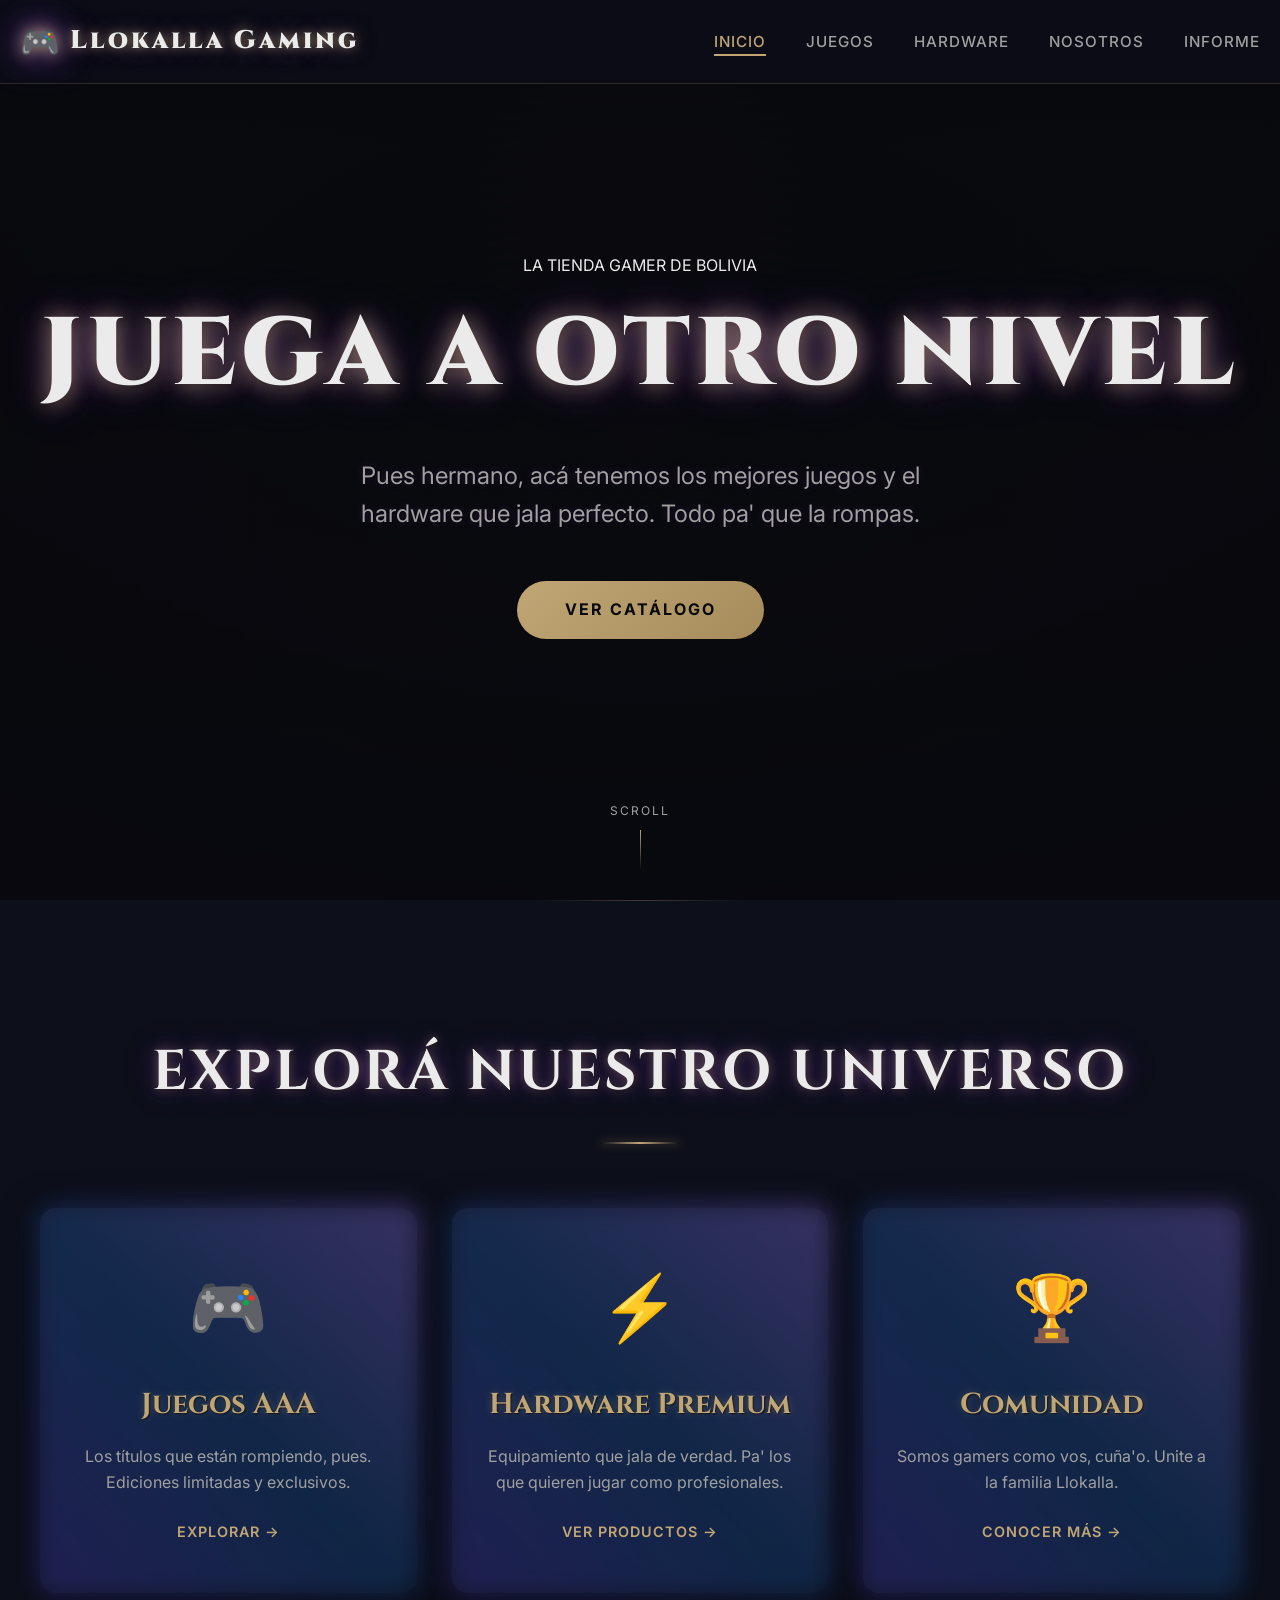
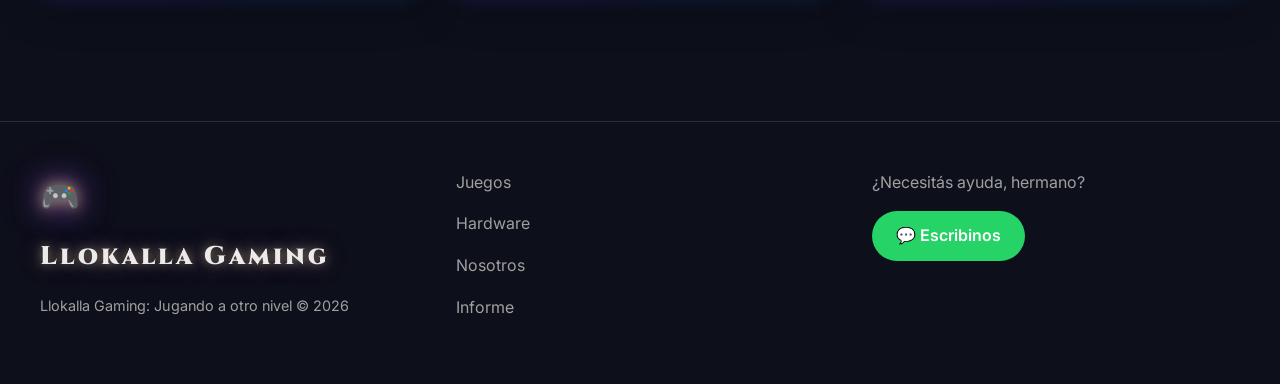
<file: index.html>
<!DOCTYPE html>
<html lang="es">
<head>
  <meta charset="UTF-8">
  <meta name="viewport" content="width=device-width, initial-scale=1.0">
  <meta name="description" content="Llokalla Gaming - La tienda gamer de Bolivia. Juegos AAA y hardware premium.">
  <title>Llokalla Gaming - Jugando a otro nivel</title>
  <link rel="stylesheet" href="estilo.css">
  <link rel="preconnect" href="https://fonts.googleapis.com">
  <link rel="preconnect" href="https://fonts.gstatic.com" crossorigin>
  <link href="https://fonts.googleapis.com/css2?family=Cinzel:wght@400;700;900&family=Inter:wght@300;400;600;700&display=swap" rel="stylesheet">
</head>
<body>
  <!-- ============================================
       NAVBAR - Glassmorphism Effect
       ============================================ -->
  <nav class="navbar">
    <div class="nav-container">
      <a href="index.html" class="logo">
        <span class="logo-icon">🎮</span>
        <span class="logo-text">Llokalla <span class="accent">Gaming</span></span>
      </a>
      
      <ul class="nav-menu">
        <li><a href="index.html" class="nav-link active">Inicio</a></li>
        <li><a href="juegos.html" class="nav-link">Juegos</a></li>
        <li><a href="hardware.html" class="nav-link">Hardware</a></li>
        <li><a href="nosotros.html" class="nav-link">Nosotros</a></li>
        <li><a href="informe.html" class="nav-link">Informe</a></li>
      </ul>

      <button class="nav-toggle" aria-label="Menú">
        <span></span>
        <span></span>
        <span></span>
      </button>
    </div>
  </nav>

  <!-- ============================================
       HERO SECTION - Video Background
       ============================================ -->
  <section class="hero">
    <video class="hero-video" autoplay muted loop playsinline>
      <source src="assets/video/genshin-impact-wallsflow-com.mp4" type="video/mp4">
    </video>
    
    <div class="hero-overlay"></div>
    
    <div class="hero-content">
      <span class="hero-tag">LA TIENDA GAMER DE BOLIVIA</span>
      <h1 class="hero-title">JUEGA A <br><span class="accent">OTRO NIVEL</span></h1>
      <p class="hero-subtitle">Pues hermano, acá tenemos los mejores juegos y el hardware que jala perfecto. Todo pa' que la rompas.</p>
      
      <a href="juegos.html" class="btn-primary btn-glow">
        VER CATÁLOGO
      </a>
    </div>

    <div class="scroll-indicator">
      <span>SCROLL</span>
      <div class="scroll-line"></div>
    </div>
  </section>

  <!-- ============================================
       SECCIÓN DE CATEGORÍAS DESTACADAS
       ============================================ -->
  <section class="categories">
    <div class="container">
      <h2 class="section-title">EXPLORÁ NUESTRO UNIVERSO</h2>
      
      <div class="category-grid">
        <a href="juegos.html" class="category-card glow-card">
          <div class="category-icon">🎮</div>
          <h3>Juegos AAA</h3>
          <p>Los títulos que están rompiendo, pues. Ediciones limitadas y exclusivos.</p>
          <span class="category-cta">Explorar →</span>
        </a>

        <a href="hardware.html" class="category-card glow-card">
          <div class="category-icon">⚡</div>
          <h3>Hardware Premium</h3>
          <p>Equipamiento que jala de verdad. Pa' los que quieren jugar como profesionales.</p>
          <span class="category-cta">Ver productos →</span>
        </a>

        <a href="nosotros.html" class="category-card glow-card">
          <div class="category-icon">🏆</div>
          <h3>Comunidad</h3>
          <p>Somos gamers como vos, cuña'o. Unite a la familia Llokalla.</p>
          <span class="category-cta">Conocer más →</span>
        </a>
      </div>
    </div>
  </section>

  <!-- ============================================
       FOOTER
       ============================================ -->
  <footer class="footer">
    <div class="container">
      <div class="footer-content">
        <div class="footer-brand">
          <span class="logo-icon">🎮</span>
          <span class="logo-text">Llokalla <span class="accent">Gaming</span></span>
          <p>Llokalla Gaming: Jugando a otro nivel © 2026</p>
        </div>
        
        <div class="footer-links">
          <a href="juegos.html">Juegos</a>
          <a href="hardware.html">Hardware</a>
          <a href="nosotros.html">Nosotros</a>
          <a href="informe.html">Informe</a>
        </div>

        <div class="footer-contact">
          <p>¿Necesitás ayuda, hermano?</p>
          <a href="https://wa.me/59170000000" class="btn-whatsapp" target="_blank">
            💬 Escribinos
          </a>
        </div>
      </div>
    </div>
  </footer>

  <script src="script.js"></script>
</body>
</html>
</file>
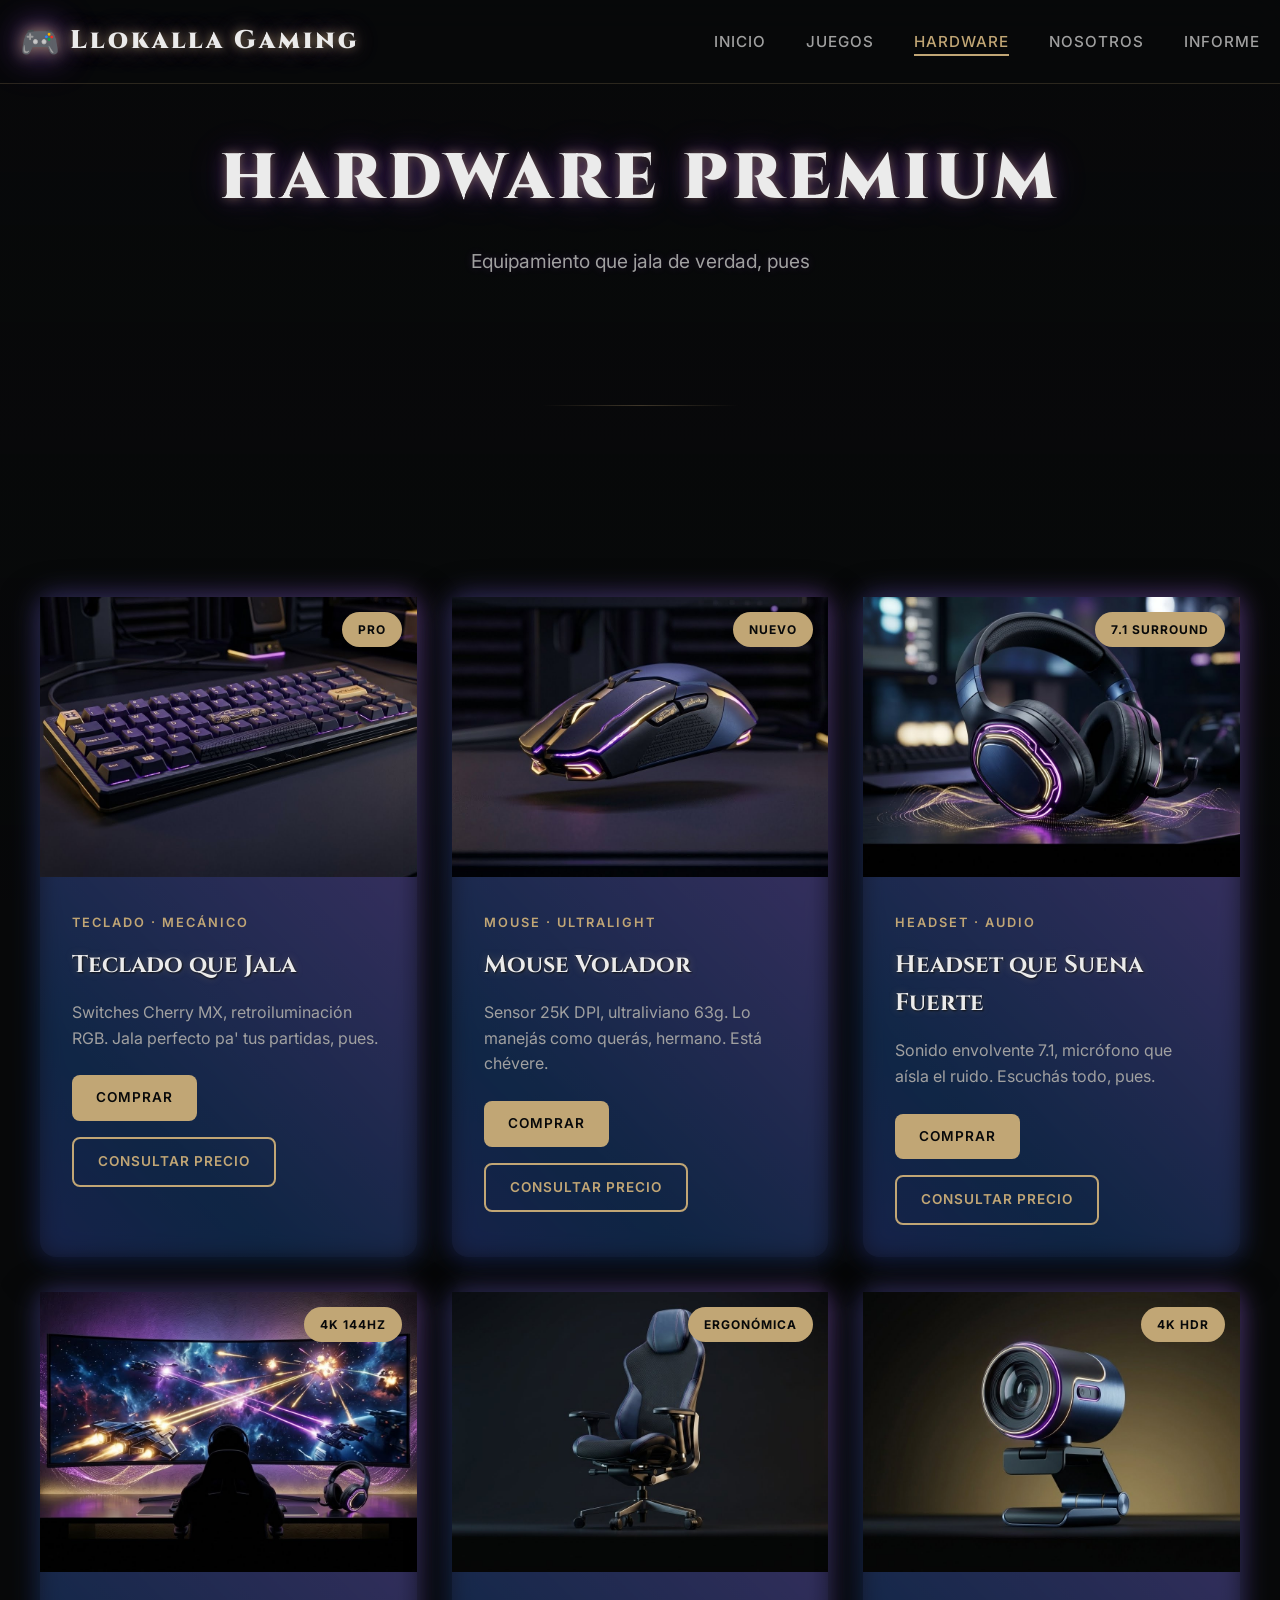
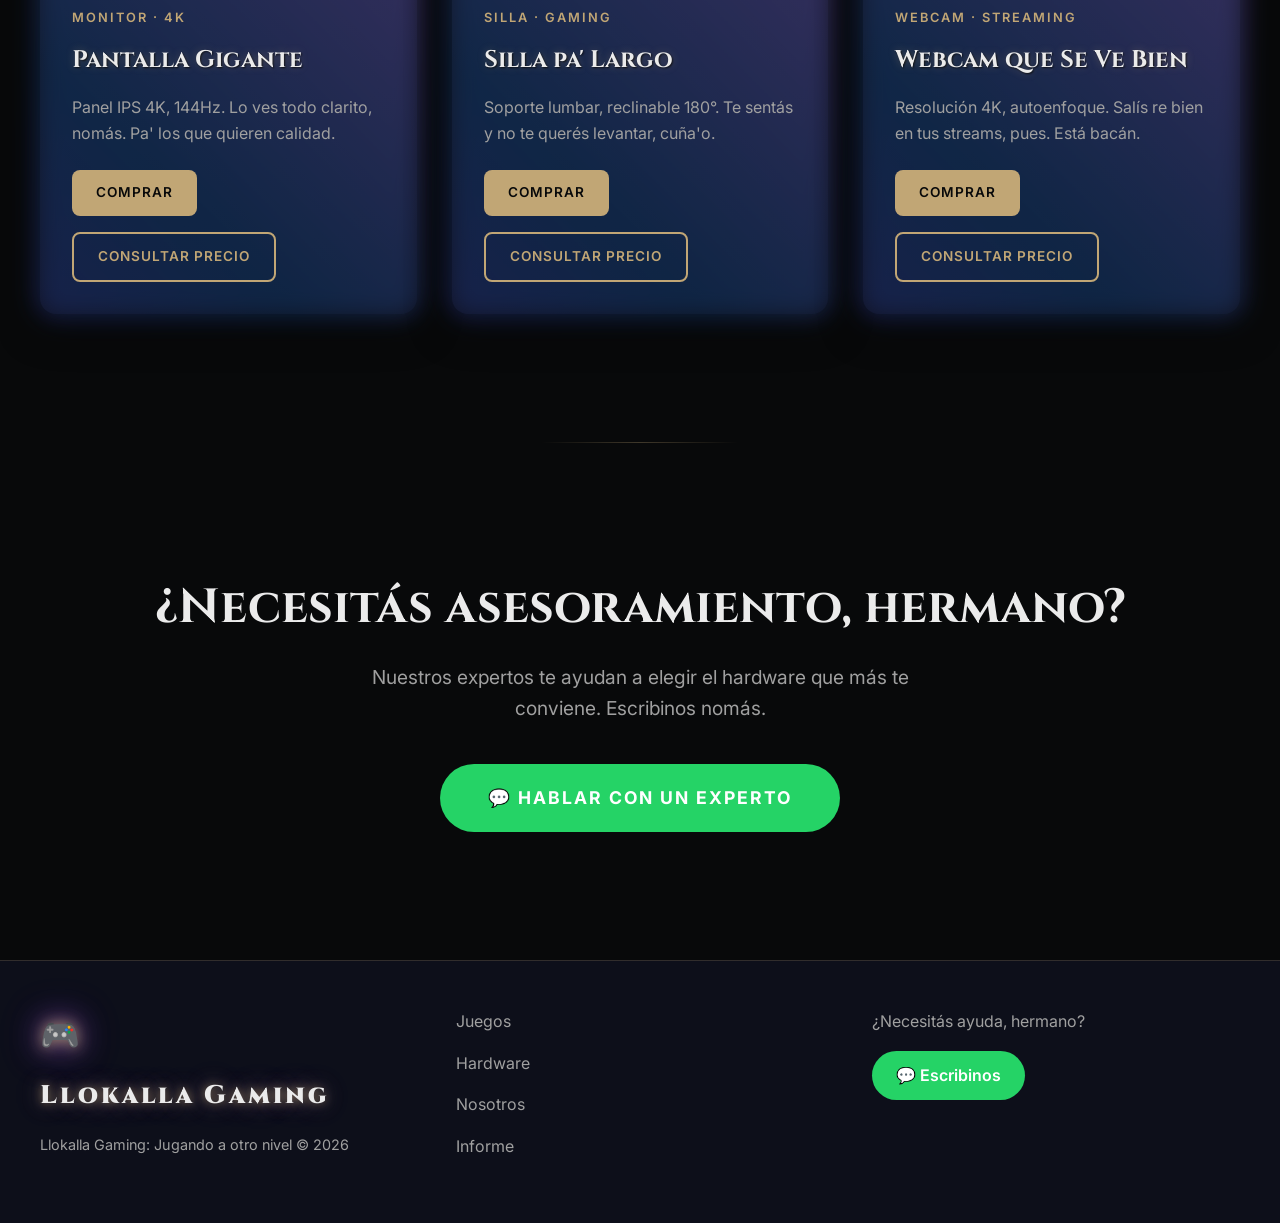
<file: hardware.html>
<!DOCTYPE html>
<html lang="es">
<head>
  <meta charset="UTF-8">
  <meta name="viewport" content="width=device-width, initial-scale=1.0">
  <meta name="description" content="Hardware gaming premium - Llokalla Gaming Bolivia">
  <title>Hardware - Llokalla Gaming</title>
  <link rel="stylesheet" href="estilo.css">
  <link rel="preconnect" href="https://fonts.googleapis.com">
  <link rel="preconnect" href="https://fonts.gstatic.com" crossorigin>
  <link href="https://fonts.googleapis.com/css2?family=Cinzel:wght@400;700;900&family=Inter:wght@300;400;600;700&display=swap" rel="stylesheet">

  <!-- ✅ Estilos específicos para video de fondo en componentes.html -->
  <!-- ✅ Estilos específicos para video de fondo en juegos.html -->
  <style>
    /* Video de fondo full screen solo en juegos.html */
    .hero-video {
      position: fixed !important;
      top: 0 !important;
      left: 0 !important;
      width: 100% !important;
      height: 100% !important;
      min-width: 100% !important;
      min-height: 100% !important;
      object-fit: cover !important;
      z-index: -2 !important;
    }

    /* Overlay oscuro MÁS SUAVE sobre el video para que se note más */
    body::before {
      content: '';
      position: fixed;
      top: 0;
      left: 0;
      width: 100%;
      height: 100%;
      background: linear-gradient(
        to bottom,
        rgba(8, 9, 10, 0.3) 0%,
        rgba(8, 9, 10, 0.5) 50%,
        rgba(8, 9, 10, 0.7) 100%
      );
      z-index: -1;
      pointer-events: none;
    }

    /* Quitar el fondo sólido del page-hero para que se vea el video */
    .page-hero {
      background: transparent !important;
      padding: 10rem 0 4rem;
    }

    /* Quitar el fondo sólido de products-section */
    .products-section {
      background: transparent !important;
    }

    /* Quitar el fondo sólido del cta-final */
    .cta-final {
      background: transparent !important;
    }

    /* Asegurar que las tarjetas tengan fondo para que se lean bien */
    .product-card {
      background: linear-gradient(145deg, rgba(26, 26, 46, 0.85), rgba(15, 15, 26, 0.9)) !important;
      backdrop-filter: blur(10px);
      -webkit-backdrop-filter: blur(10px);
    }

    /* Navbar con fondo más sólido para que se lea sobre el video */
    .navbar {
      background: rgba(8, 9, 10, 0.85) !important;
    }
  </style>

</head>
<body>
  <!-- Video de fondo -->
  <video class="hero-video" autoplay muted loop playsinline>
    <source src="assets/video/gta-v-pause-theme.mp4" type="video/mp4">
  </video>

  <nav class="navbar">
    <div class="nav-container">
      <a href="index.html" class="logo">
        <span class="logo-icon">🎮</span>
        <span class="logo-text">Llokalla <span class="accent">Gaming</span></span>
      </a>
      
      <ul class="nav-menu">
        <li><a href="index.html" class="nav-link">Inicio</a></li>
        <li><a href="juegos.html" class="nav-link">Juegos</a></li>
        <li><a href="hardware.html" class="nav-link active">Hardware</a></li>
        <li><a href="nosotros.html" class="nav-link">Nosotros</a></li>
        <li><a href="informe.html" class="nav-link">Informe</a></li>

      </ul>

      <button class="nav-toggle" aria-label="Menú">
        <span></span>
        <span></span>
        <span></span>
      </button>
    </div>
  </nav>

  <section class="page-hero">
    <div class="container">
      <h1 class="page-title">HARDWARE PREMIUM</h1>
      <p class="page-subtitle">Equipamiento que jala de verdad, pues</p>
    </div>
  </section>

  <section class="products-section">
    <div class="container">
      <div class="products-grid">
        
        <!-- HARDWARE 1 - Teclado -->
        <div class="product-card glow-card">
          <div class="product-image">
            <img src="assets/img/TecladoGaming.jpg" alt="Teclado que Jala">
            <span class="product-badge">PRO</span>
          </div>
          <div class="product-content">
            <span class="product-category">TECLADO · MECÁNICO</span>
            <h3 class="product-title">Teclado que Jala</h3>
            <p class="product-description">Switches Cherry MX, retroiluminación RGB. Jala perfecto pa' tus partidas, pues.</p>
            <div class="product-actions">
              <a href="https://wa.me/59170000000?text=Hola!%20Quiero%20el%20Teclado%20que%20Jala" class="btn-buy" target="_blank">
                COMPRAR
              </a>
              <a href="https://wa.me/59170000000?text=Hola!%20Cuanto%20cuesta%20el%20Teclado%20que%20Jala" class="btn-price" target="_blank">
                CONSULTAR PRECIO
              </a>
            </div>
          </div>
        </div>

        <!-- HARDWARE 2 - Mouse -->
        <div class="product-card glow-card">
          <div class="product-image">
            <img src="assets/img/MouseVolador.jpg" alt="Mouse Volador">
            <span class="product-badge">NUEVO</span>
          </div>
          <div class="product-content">
            <span class="product-category">MOUSE · ULTRALIGHT</span>
            <h3 class="product-title">Mouse Volador</h3>
            <p class="product-description">Sensor 25K DPI, ultraliviano 63g. Lo manejás como querás, hermano. Está chévere.</p>
            <div class="product-actions">
              <a href="https://wa.me/59170000000?text=Hola!%20Quiero%20el%20Mouse%20Volador" class="btn-buy" target="_blank">
                COMPRAR
              </a>
              <a href="https://wa.me/59170000000?text=Hola!%20Cuanto%20cuesta%20el%20Mouse%20Volador" class="btn-price" target="_blank">
                CONSULTAR PRECIO
              </a>
            </div>
          </div>
        </div>

        <!-- HARDWARE 3 - Headset -->
        <div class="product-card glow-card">
          <div class="product-image">
            <img src="assets/img/HeadsetQueSuenaFuerte.jpg" alt="Headset que Suena Fuerte">
            <span class="product-badge">7.1 SURROUND</span>
          </div>
          <div class="product-content">
            <span class="product-category">HEADSET · AUDIO</span>
            <h3 class="product-title">Headset que Suena Fuerte</h3>
            <p class="product-description">Sonido envolvente 7.1, micrófono que aísla el ruido. Escuchás todo, pues.</p>
            <div class="product-actions">
              <a href="https://wa.me/59170000000?text=Hola!%20Quiero%20el%20Headset%20que%20Suena%20Fuerte" class="btn-buy" target="_blank">
                COMPRAR
              </a>
              <a href="https://wa.me/59170000000?text=Hola!%20Cuanto%20cuesta%20el%20Headset%20que%20Suena%20Fuerte" class="btn-price" target="_blank">
                CONSULTAR PRECIO
              </a>
            </div>
          </div>
        </div>

        <!-- HARDWARE 4 - Monitor -->
        <div class="product-card glow-card">
          <div class="product-image">
            <img src="assets/img/PantallaGigante.jpg" alt="Pantalla Gigante">
            <span class="product-badge">4K 144Hz</span>
          </div>
          <div class="product-content">
            <span class="product-category">MONITOR · 4K</span>
            <h3 class="product-title">Pantalla Gigante</h3>
            <p class="product-description">Panel IPS 4K, 144Hz. Lo ves todo clarito, nomás. Pa' los que quieren calidad.</p>
            <div class="product-actions">
              <a href="https://wa.me/59170000000?text=Hola!%20Quiero%20la%20Pantalla%20Gigante" class="btn-buy" target="_blank">
                COMPRAR
              </a>
              <a href="https://wa.me/59170000000?text=Hola!%20Cuanto%20cuesta%20la%20Pantalla%20Gigante" class="btn-price" target="_blank">
                CONSULTAR PRECIO
              </a>
            </div>
          </div>
        </div>

        <!-- HARDWARE 5 - Silla -->
        <div class="product-card glow-card">
          <div class="product-image">
            <img src="assets/img/SillaPaLargo.jpg" alt="Silla pa Largo">
            <span class="product-badge">ERGONÓMICA</span>
          </div>
          <div class="product-content">
            <span class="product-category">SILLA · GAMING</span>
            <h3 class="product-title">Silla pa' Largo</h3>
            <p class="product-description">Soporte lumbar, reclinable 180°. Te sentás y no te querés levantar, cuña'o.</p>
            <div class="product-actions">
              <a href="https://wa.me/59170000000?text=Hola!%20Quiero%20la%20Silla%20pa%20Largo" class="btn-buy" target="_blank">
                COMPRAR
              </a>
              <a href="https://wa.me/59170000000?text=Hola!%20Cuanto%20cuesta%20la%20Silla%20pa%20Largo" class="btn-price" target="_blank">
                CONSULTAR PRECIO
              </a>
            </div>
          </div>
        </div>

        <!-- HARDWARE 6 - Webcam -->
        <div class="product-card glow-card">
          <div class="product-image">
            <img src="assets/img/WebCamPro.jpg" alt="Webcam que Se Ve Bien">
            <span class="product-badge">4K HDR</span>
          </div>
          <div class="product-content">
            <span class="product-category">WEBCAM · STREAMING</span>
            <h3 class="product-title">Webcam que Se Ve Bien</h3>
            <p class="product-description">Resolución 4K, autoenfoque. Salís re bien en tus streams, pues. Está bacán.</p>
            <div class="product-actions">
              <a href="https://wa.me/59170000000?text=Hola!%20Quiero%20la%20Webcam%20que%20Se%20Ve%20Bien" class="btn-buy" target="_blank">
                COMPRAR
              </a>
              <a href="https://wa.me/59170000000?text=Hola!%20Cuanto%20cuesta%20la%20Webcam%20que%20Se%20Ve%20Bien" class="btn-price" target="_blank">
                CONSULTAR PRECIO
              </a>
            </div>
          </div>
        </div>

      </div>
    </div>
  </section>

  <section class="cta-final">
    <div class="container">
      <h2>¿Necesitás asesoramiento, hermano?</h2>
      <p>Nuestros expertos te ayudan a elegir el hardware que más te conviene. Escribinos nomás.</p>
      <a href="https://wa.me/59170000000?text=Hola!%20Necesito%20asesoramiento%20sobre%20hardware" class="btn-whatsapp-large" target="_blank">
        💬 HABLAR CON UN EXPERTO
      </a>
    </div>
  </section>

  <footer class="footer">
    <div class="container">
      <div class="footer-content">
        <div class="footer-brand">
          <span class="logo-icon">🎮</span>
          <span class="logo-text">Llokalla <span class="accent">Gaming</span></span>
          <p>Llokalla Gaming: Jugando a otro nivel © 2026</p>
        </div>
        
        <div class="footer-links">
          <a href="juegos.html">Juegos</a>
          <a href="hardware.html">Hardware</a>
          <a href="nosotros.html">Nosotros</a>
          <a href="informe.html">Informe</a>
          
        </div>

        <div class="footer-contact">
          <p>¿Necesitás ayuda, hermano?</p>
          <a href="https://wa.me/59170000000" class="btn-whatsapp" target="_blank">
            💬 Escribinos
          </a>
        </div>
      </div>
    </div>
  </footer>

  <script src="script.js"></script>
</body>
</html>
</file>
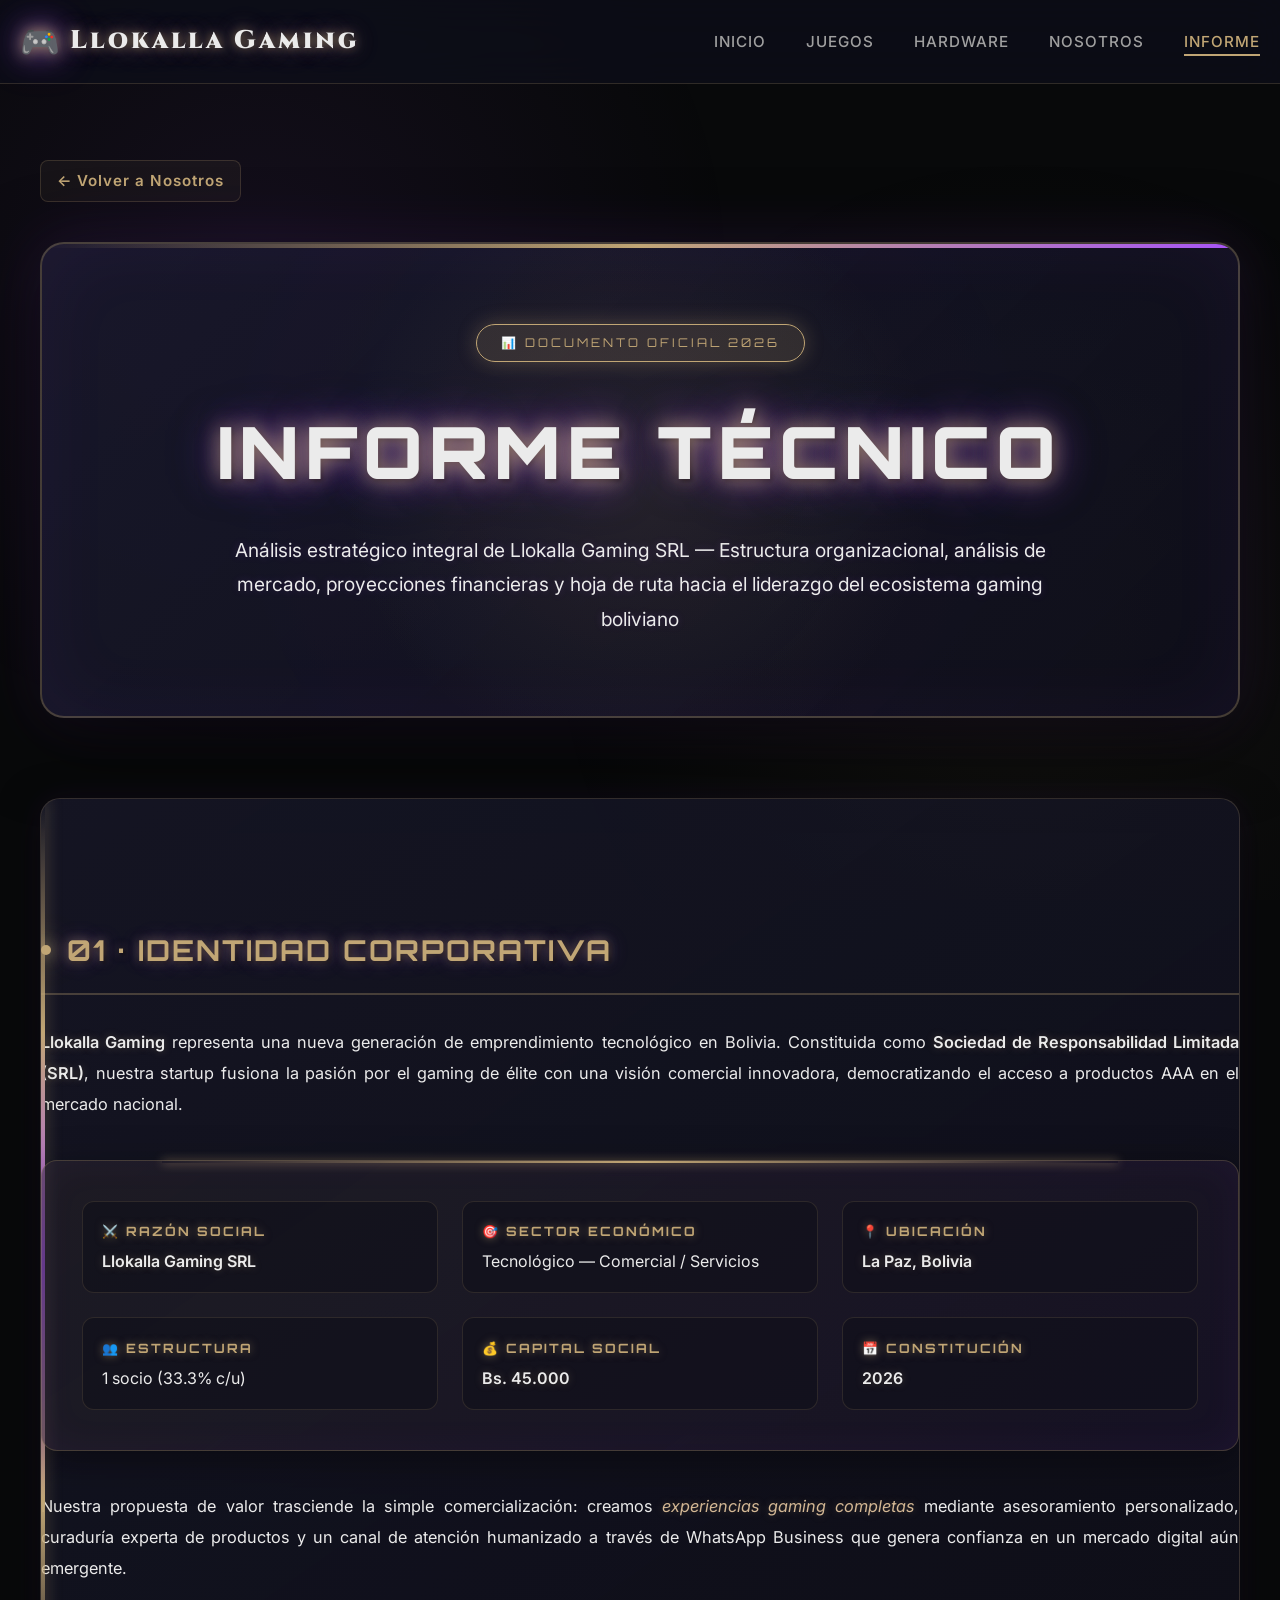
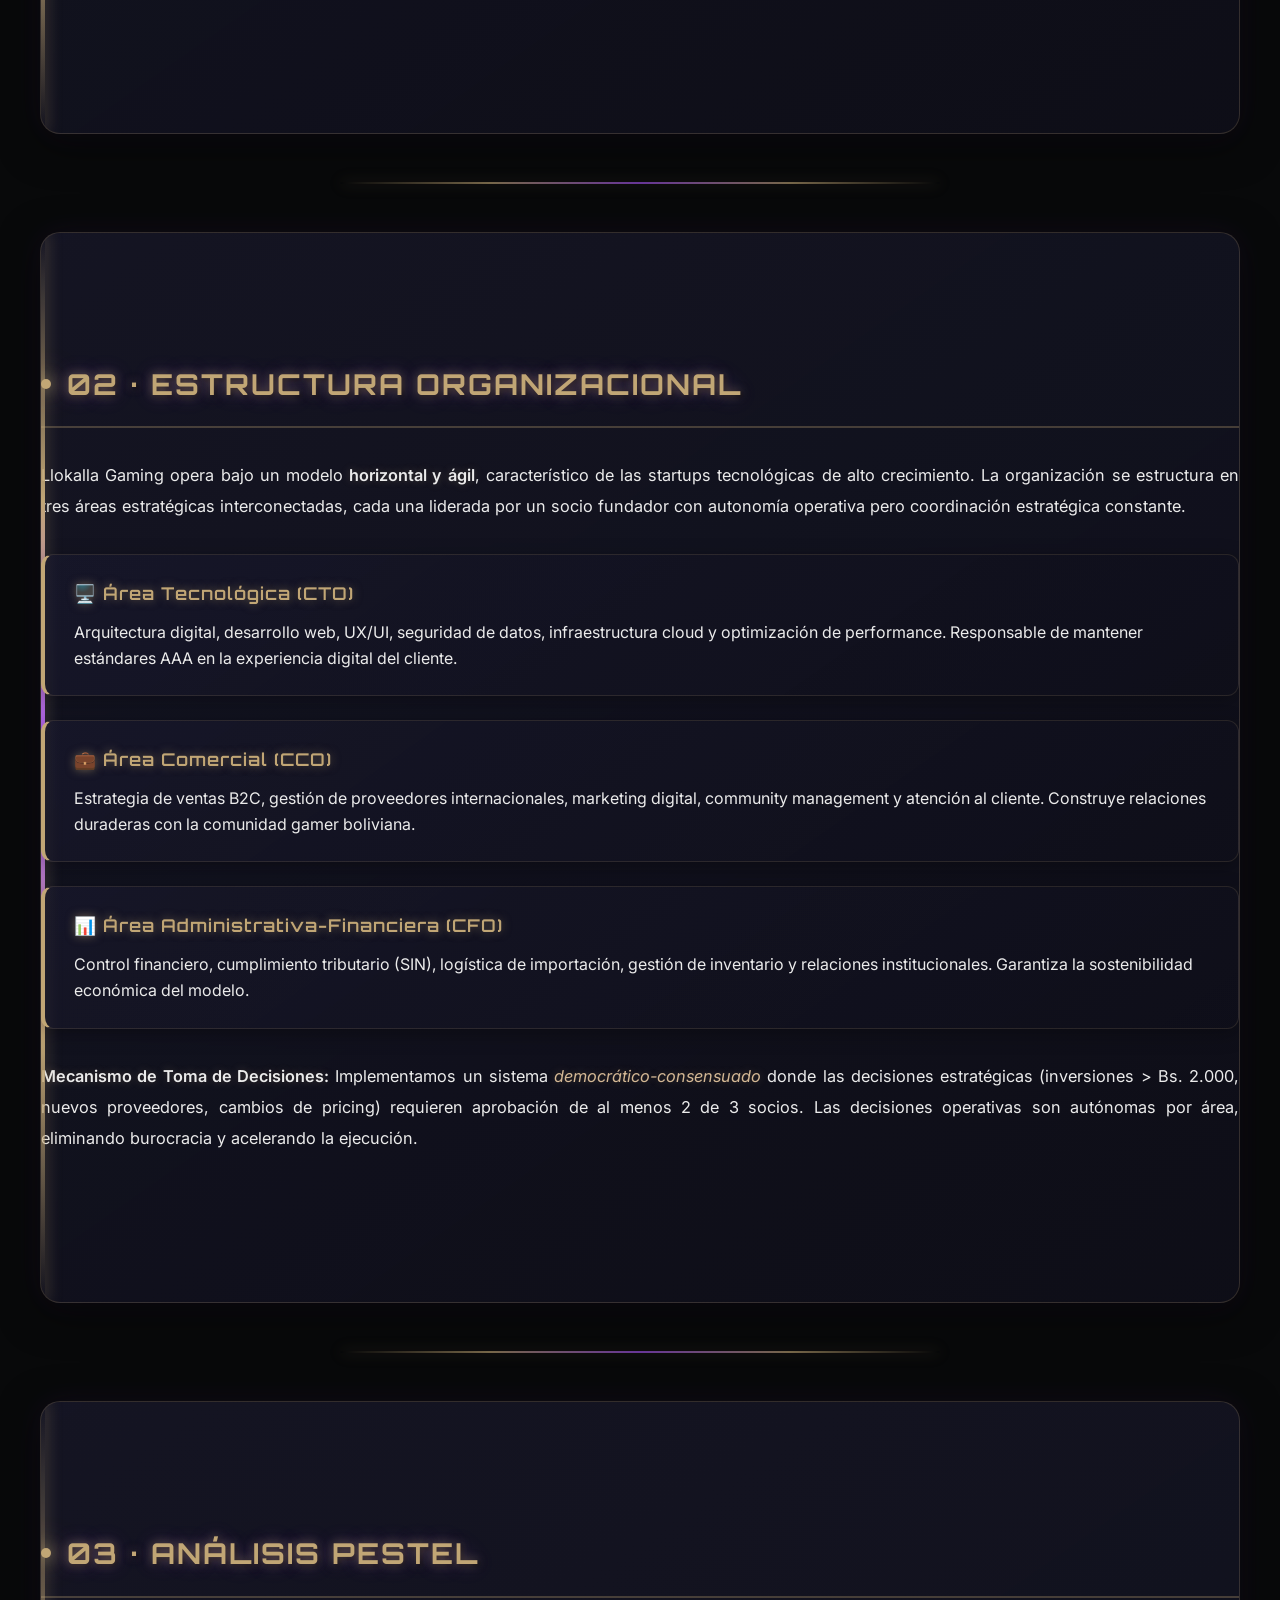
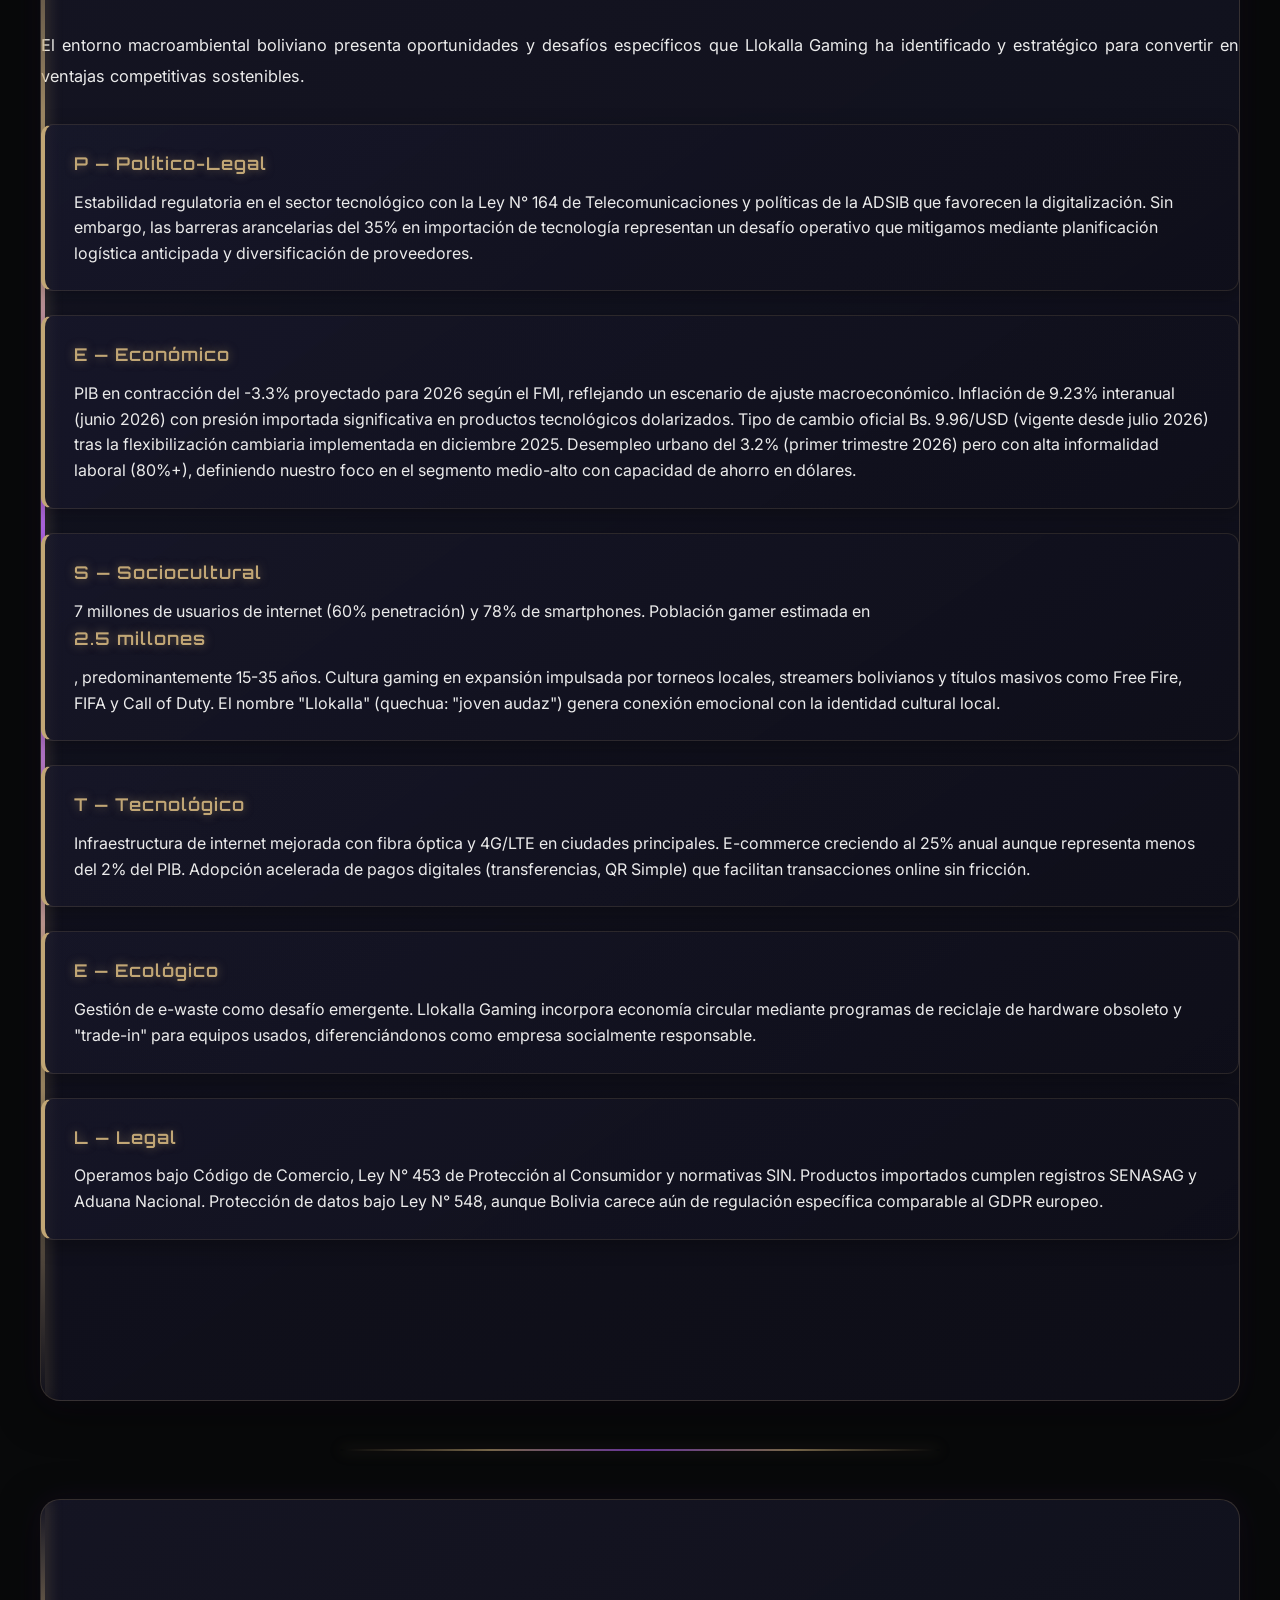
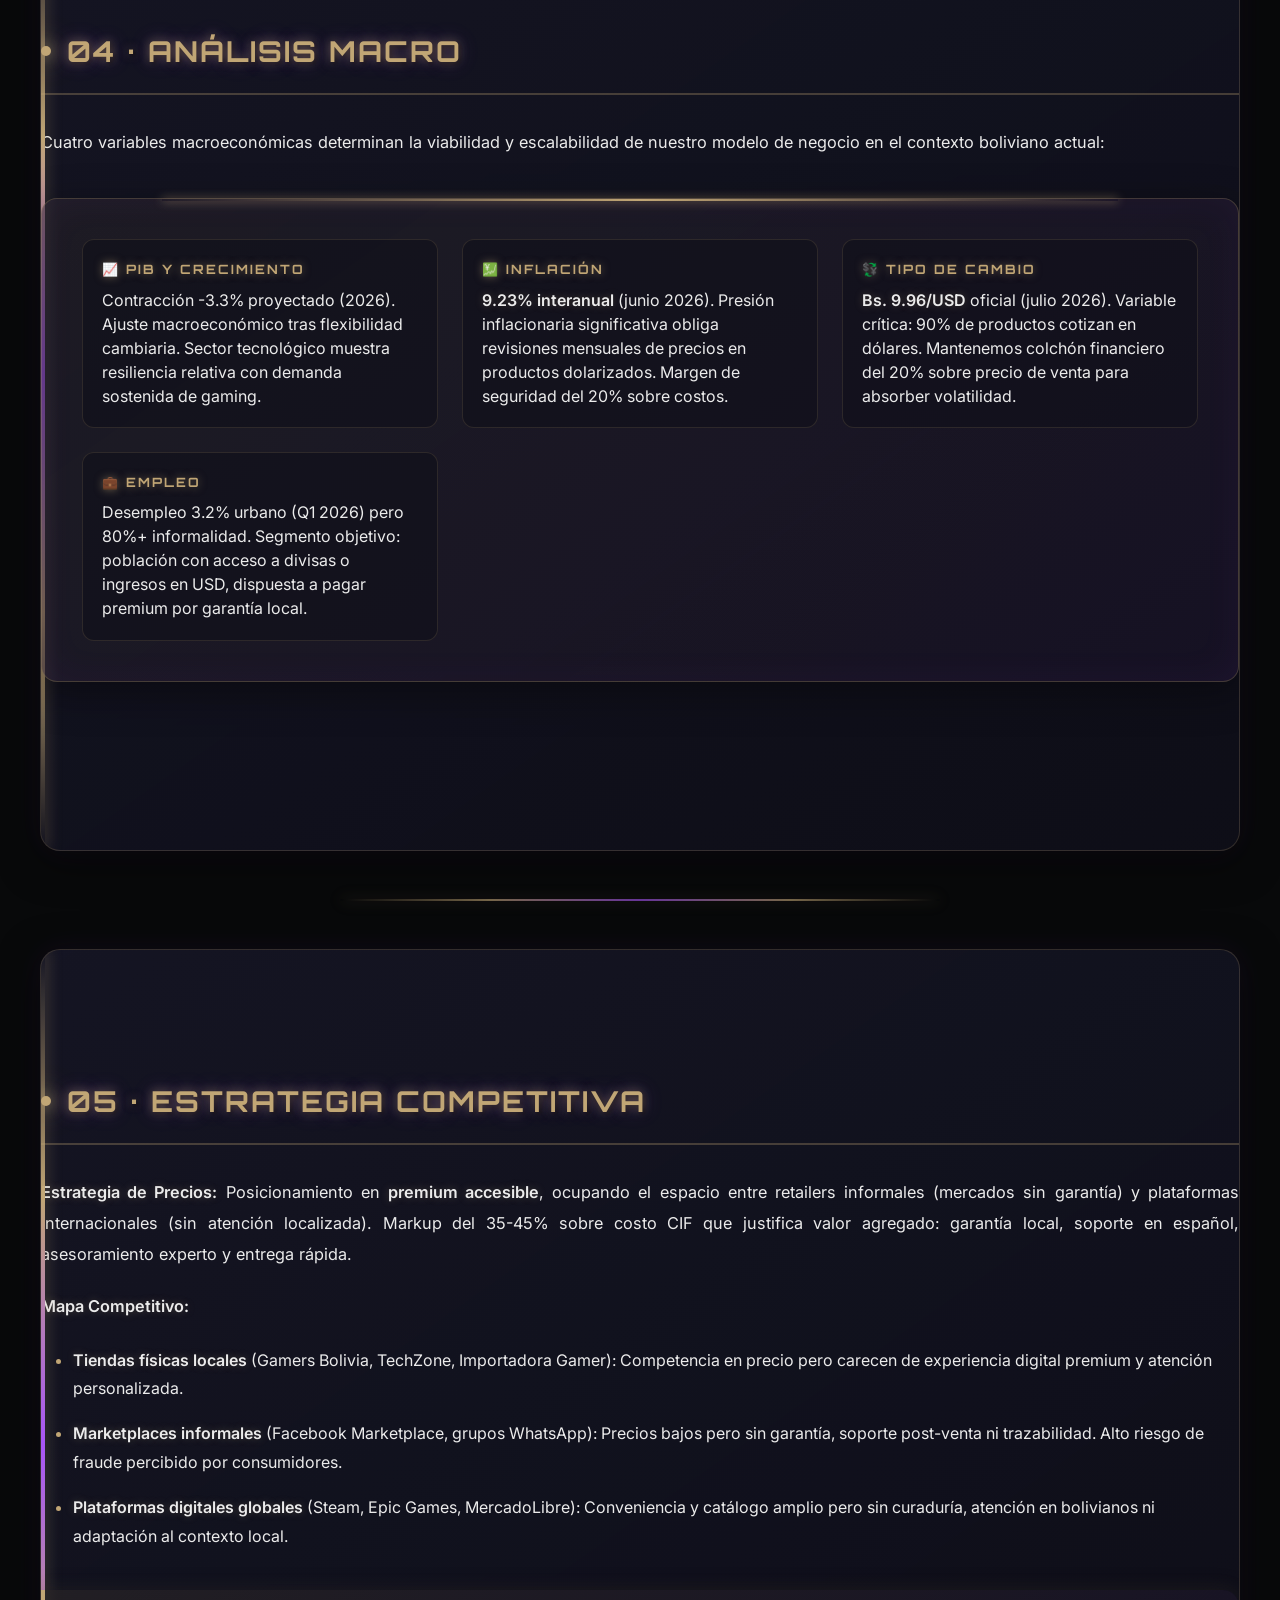
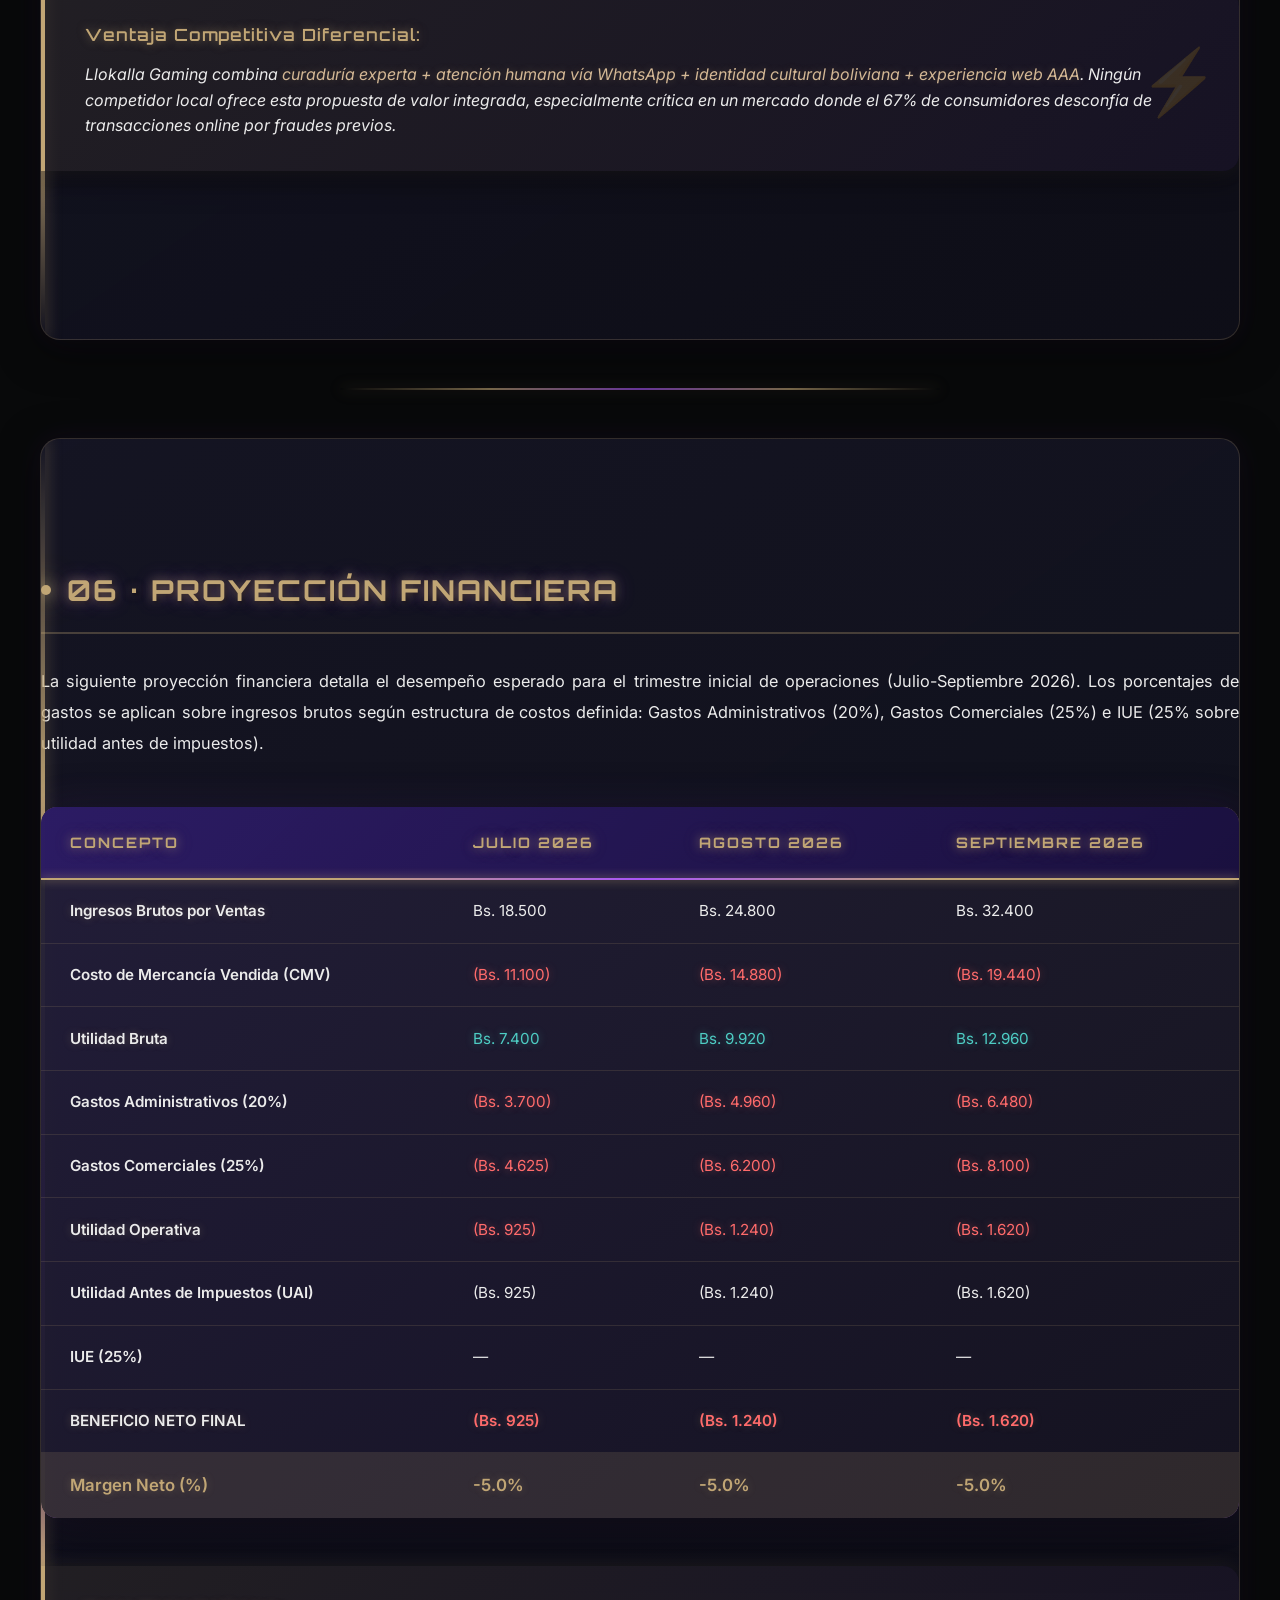
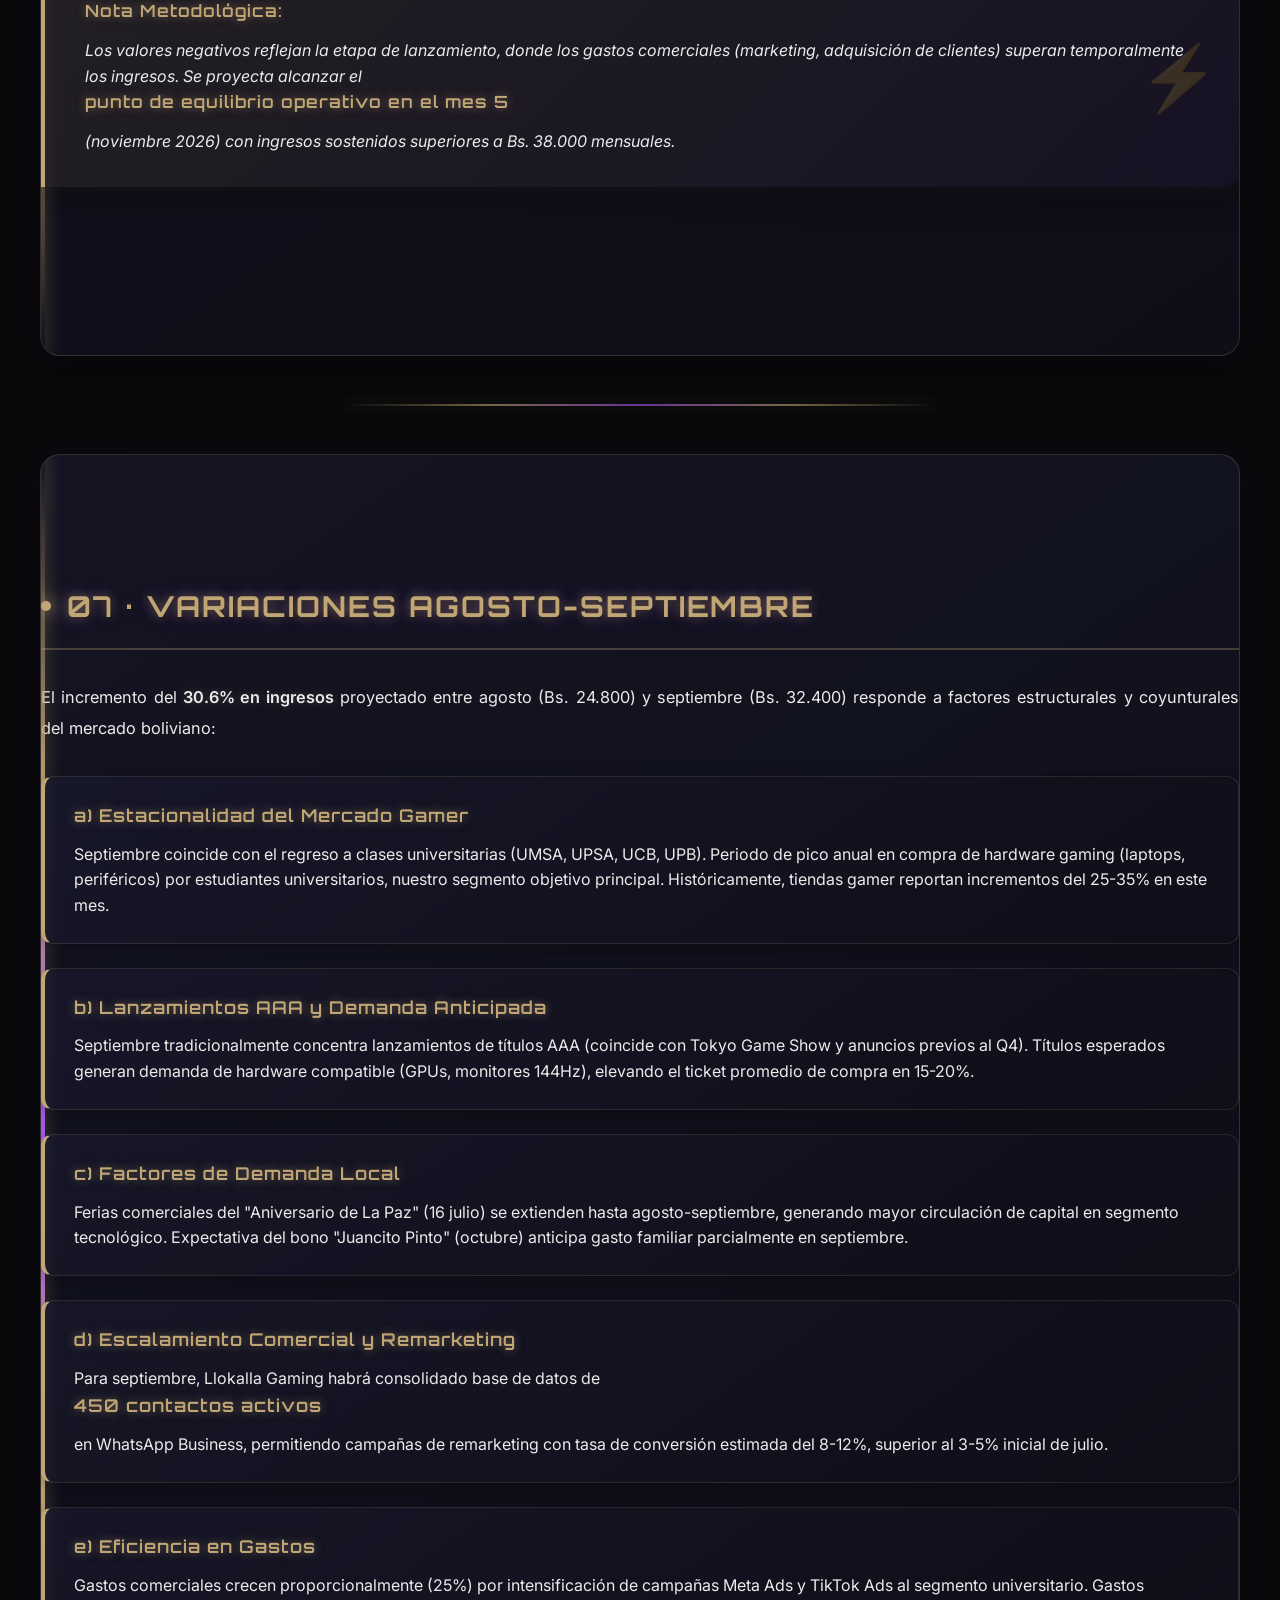
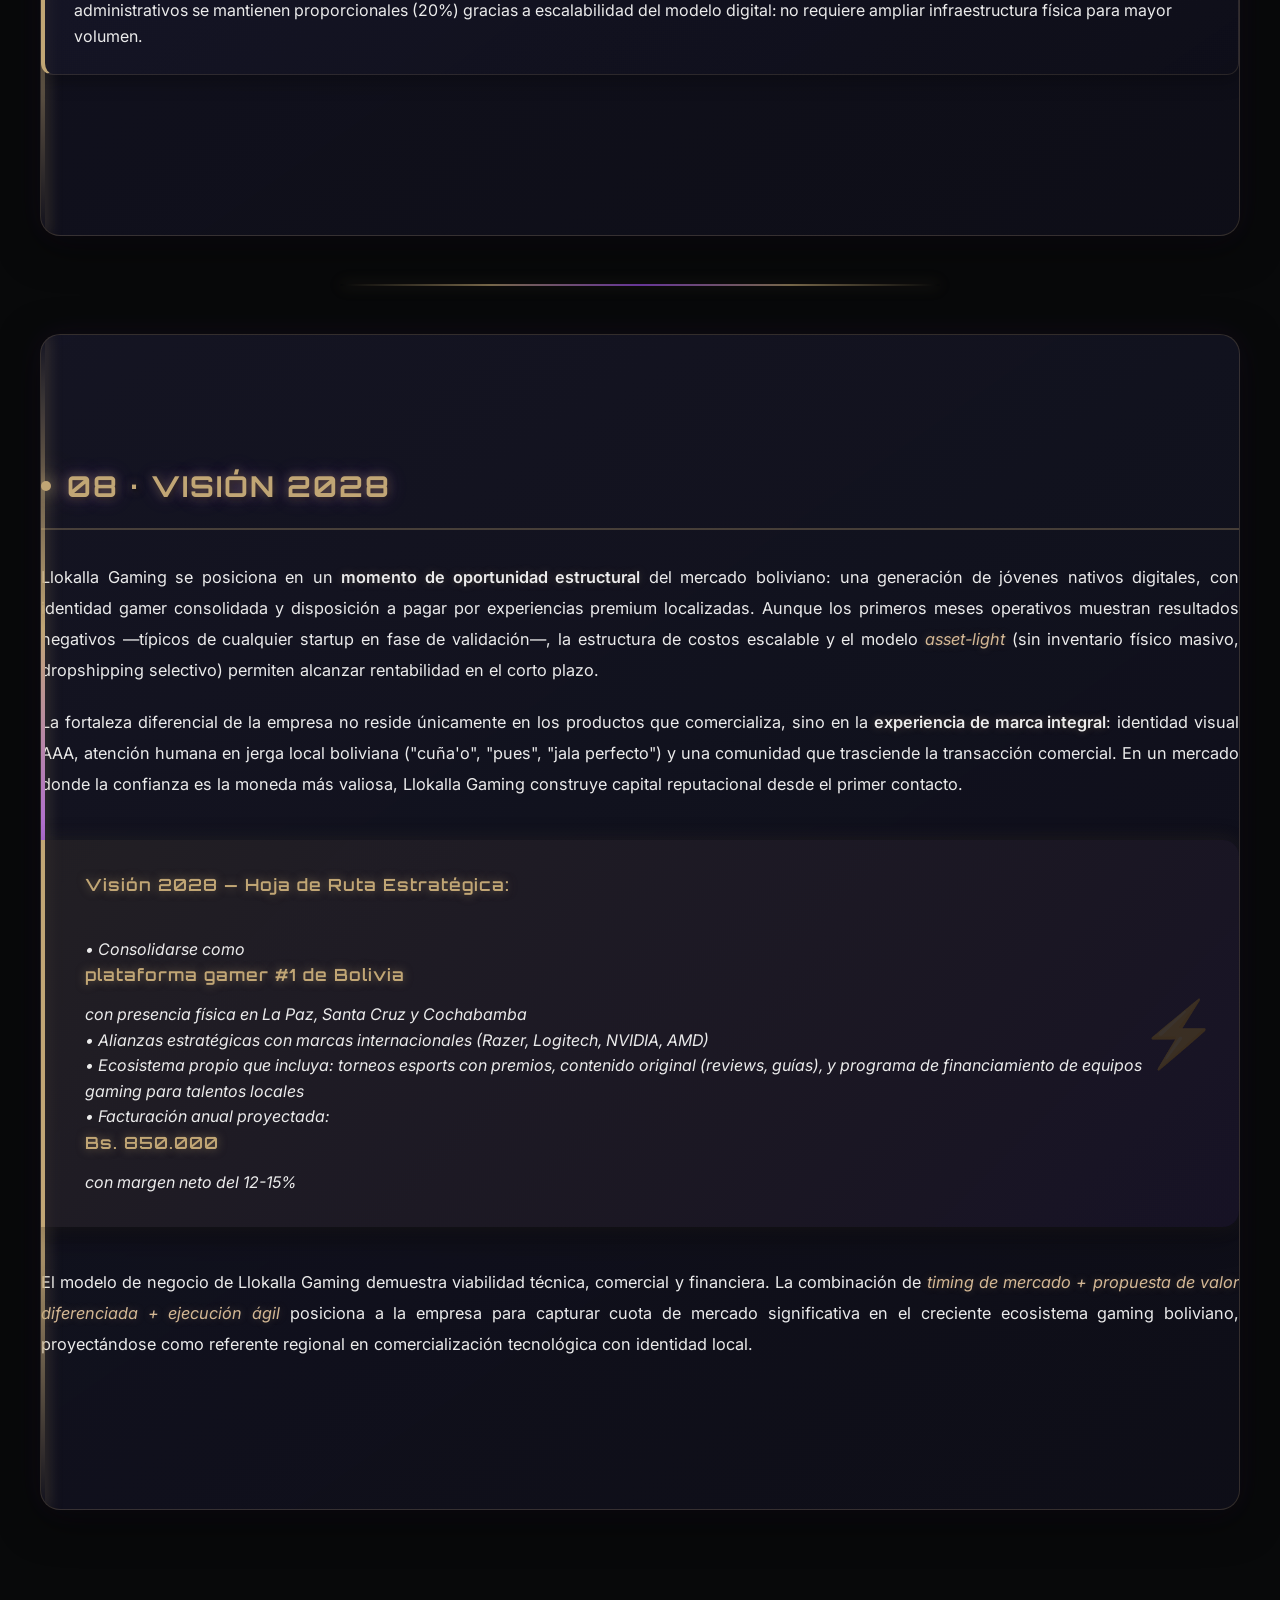
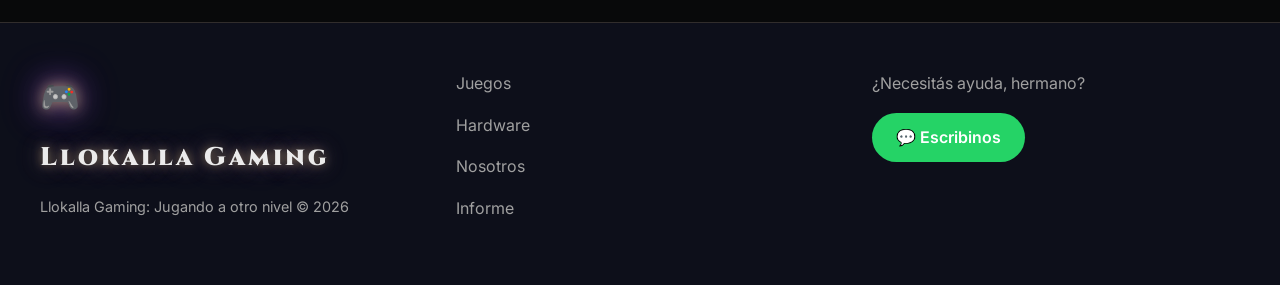
<file: informe.html>
<!DOCTYPE html>
<html lang="es">
<head>
  <meta charset="UTF-8">
  <meta name="viewport" content="width=device-width, initial-scale=1.0">
  <meta name="description" content="Informe Técnico Empresarial - Llokalla Gaming">
  <title>Informe Técnico | Llokalla Gaming</title>
  <link rel="stylesheet" href="estilo.css">
  <link rel="preconnect" href="https://fonts.googleapis.com">
  <link rel="preconnect" href="https://fonts.gstatic.com" crossorigin>
  <link href="https://fonts.googleapis.com/css2?family=Cinzel:wght@400;700;900&family=Inter:wght@300;400;600;700&family=Orbitron:wght@400;700;900&display=swap" rel="stylesheet">
  
  <style>
    /* ============================================
       🎮 ESTILOS GAMING PARA INFORME
       ============================================ */

    .informe-page {
      padding: 10rem 0 4rem;
      background: var(--bg-primary);
      position: relative;
    }

    /* Fondo animado sutil */
    .informe-page::before {
      content: '';
      position: fixed;
      top: 0;
      left: 0;
      width: 100%;
      height: 100%;
      background: 
        radial-gradient(circle at 20% 30%, rgba(168, 85, 247, 0.08) 0%, transparent 40%),
        radial-gradient(circle at 80% 70%, rgba(193, 166, 117, 0.06) 0%, transparent 40%);
      pointer-events: none;
      z-index: 0;
    }

    .informe-page .container {
      position: relative;
      z-index: 1;
    }

    /* ============================================
       HEADER ÉPICO CON EFECTO GAMING
       ============================================ */
    .informe-header {
      text-align: center;
      margin-bottom: 5rem;
      padding: 5rem 2rem;
      background: 
        linear-gradient(135deg, rgba(26, 26, 46, 0.85), rgba(15, 15, 26, 0.95)),
        radial-gradient(circle at center, rgba(168, 85, 247, 0.15), transparent 70%);
      border-radius: 24px;
      border: 2px solid rgba(193, 166, 117, 0.3);
      box-shadow: 
        0 20px 80px rgba(0, 0, 0, 0.6),
        0 0 60px rgba(168, 85, 247, 0.15),
        inset 0 0 80px rgba(168, 85, 247, 0.05);
      position: relative;
      overflow: hidden;
    }

    /* Línea superior brillante */
    .informe-header::before {
      content: '';
      position: absolute;
      top: 0;
      left: 0;
      right: 0;
      height: 4px;
      background: linear-gradient(90deg, 
        transparent, 
        var(--accent-gold), 
        #A855F7, 
        var(--accent-gold), 
        transparent);
      animation: headerLine 3s linear infinite;
      background-size: 200% 100%;
    }

    @keyframes headerLine {
      0% { background-position: 0% 50%; }
      100% { background-position: 200% 50%; }
    }

    /* Destellos de fondo */
    .informe-header::after {
      content: '';
      position: absolute;
      top: 50%;
      left: 50%;
      width: 600px;
      height: 600px;
      background: radial-gradient(circle, rgba(193, 166, 117, 0.1), transparent 70%);
      transform: translate(-50%, -50%);
      animation: pulseGlow 4s ease-in-out infinite;
      pointer-events: none;
    }

    @keyframes pulseGlow {
      0%, 100% { opacity: 0.3; transform: translate(-50%, -50%) scale(1); }
      50% { opacity: 0.6; transform: translate(-50%, -50%) scale(1.2); }
    }

    .informe-header h1 {
      font-family: 'Orbitron', sans-serif;
      font-size: clamp(2.5rem, 6vw, 4.5rem);
      color: var(--text-title);
      margin-bottom: 1.5rem;
      text-transform: uppercase;
      letter-spacing: 6px;
      font-weight: 900;
      text-shadow: 
        0 0 20px rgba(193, 166, 117, 0.8),
        0 0 40px rgba(168, 85, 247, 0.5),
        0 0 60px rgba(168, 85, 247, 0.3),
        2px 2px 4px rgba(0, 0, 0, 0.9);
      position: relative;
      z-index: 2;
    }

    .informe-header .subtitle {
      color: var(--text-body);
      font-size: 1.2rem;
      max-width: 850px;
      margin: 0 auto;
      line-height: 1.8;
      position: relative;
      z-index: 2;
      text-shadow: 0 0 8px rgba(168, 85, 247, 0.2);
    }

    /* Badge superior */
    .informe-badge {
      display: inline-block;
      padding: 0.5rem 1.5rem;
      background: rgba(193, 166, 117, 0.15);
      border: 1px solid var(--accent-gold);
      border-radius: 50px;
      color: var(--accent-gold);
      font-family: 'Orbitron', sans-serif;
      font-size: 0.75rem;
      letter-spacing: 3px;
      text-transform: uppercase;
      margin-bottom: 2rem;
      box-shadow: 0 0 20px rgba(193, 166, 117, 0.3);
      position: relative;
      z-index: 2;
    }

    .back-link {
      display: inline-flex;
      align-items: center;
      gap: 0.6rem;
      color: var(--accent-gold);
      text-decoration: none;
      font-weight: 600;
      margin-bottom: 2.5rem;
      transition: all 0.3s ease;
      font-size: 0.95rem;
      letter-spacing: 1px;
      padding: 0.5rem 1rem;
      border-radius: 8px;
      background: rgba(193, 166, 117, 0.05);
      border: 1px solid rgba(193, 166, 117, 0.2);
    }

    .back-link:hover {
      color: var(--accent-gold-light);
      transform: translateX(-8px);
      background: rgba(193, 166, 117, 0.1);
      box-shadow: 0 0 20px rgba(193, 166, 117, 0.3);
    }

    /* ============================================
       🎯 CAJAS DE INFORME - CON ESTILO GAMING
       ============================================ */
    .caja-informe {
      background: linear-gradient(145deg, rgba(26, 26, 46, 0.7), rgba(15, 15, 26, 0.85));
      border-radius: 20px;
      padding: 3rem;
      margin-bottom: 3rem;
      border: 1px solid rgba(193, 166, 117, 0.2);
      box-shadow: 
        0 10px 40px rgba(0, 0, 0, 0.5),
        0 0 30px rgba(168, 85, 247, 0.08);
      transition: all 0.4s cubic-bezier(0.4, 0, 0.2, 1);
      position: relative;
      overflow: hidden;
    }

    /* Borde lateral brillante en lugar de sólido */
    .caja-informe::before {
      content: '';
      position: absolute;
      top: 0;
      left: 0;
      width: 4px;
      height: 100%;
      background: linear-gradient(
        to bottom,
        transparent,
        var(--accent-gold),
        #A855F7,
        var(--accent-gold),
        transparent
      );
      box-shadow: 0 0 15px rgba(193, 166, 117, 0.6);
    }

    /* Efecto hover gaming */
    .caja-informe:hover {
      transform: translateY(-8px);
      border-color: rgba(193, 166, 117, 0.4);
      box-shadow: 
        0 25px 70px rgba(0, 0, 0, 0.6),
        0 0 50px rgba(168, 85, 247, 0.2),
        0 0 80px rgba(193, 166, 117, 0.15),
        inset 0 0 60px rgba(168, 85, 247, 0.05);
    }

    /* Número de sección estilo gaming */
    .caja-informe h3 {
      font-family: 'Orbitron', sans-serif;
      font-size: 1.8rem;
      color: var(--accent-gold);
      margin-bottom: 2rem;
      padding-bottom: 1.2rem;
      border-bottom: 2px solid rgba(193, 166, 117, 0.3);
      position: relative;
      display: flex;
      align-items: center;
      gap: 1rem;
      text-transform: uppercase;
      letter-spacing: 2px;
      text-shadow: 
        0 0 10px rgba(193, 166, 117, 0.5),
        0 0 20px rgba(168, 85, 247, 0.3),
        2px 2px 4px rgba(0, 0, 0, 0.8);
    }

    /* Icono del número con glow */
    .caja-informe h3::before {
      content: '';
      width: 10px;
      height: 10px;
      background: var(--accent-gold);
      border-radius: 50%;
      box-shadow: 
        0 0 15px var(--accent-gold),
        0 0 30px var(--accent-gold);
      animation: iconPulse 2s ease-in-out infinite;
    }

    @keyframes iconPulse {
      0%, 100% { 
        box-shadow: 0 0 15px var(--accent-gold), 0 0 30px var(--accent-gold);
        transform: scale(1);
      }
      50% { 
        box-shadow: 0 0 20px var(--accent-gold), 0 0 40px var(--accent-gold);
        transform: scale(1.2);
      }
    }

    .caja-informe p {
      color: var(--text-body);
      line-height: 1.9;
      margin-bottom: 1.3rem;
      text-align: justify;
      font-size: 1.02rem;
    }

    .caja-informe ul {
      color: var(--text-body);
      margin: 1.5rem 0;
      padding-left: 2rem;
    }

    .caja-informe li {
      margin-bottom: 1rem;
      line-height: 1.8;
      position: relative;
    }

    .caja-informe li::marker {
      color: var(--accent-gold);
    }

    .caja-informe strong {
      color: var(--text-title);
      font-weight: 600;
      text-shadow: 0 0 8px rgba(193, 166, 117, 0.3);
    }

    .caja-informe em {
      color: var(--accent-gold-light);
      font-style: italic;
      text-shadow: 0 0 8px rgba(193, 166, 117, 0.3);
    }

    /* ============================================
       💎 FICHA TÉCNICA - CON ESTILO GAMING
       ============================================ */
    .ficha-tecnica {
      display: grid;
      grid-template-columns: repeat(auto-fit, minmax(280px, 1fr));
      gap: 1.5rem;
      margin: 2.5rem 0;
      padding: 2.5rem;
      background: 
        linear-gradient(145deg, rgba(193, 166, 117, 0.08), rgba(168, 85, 247, 0.05)),
        rgba(15, 15, 26, 0.5);
      border-radius: 16px;
      border: 1px solid rgba(193, 166, 117, 0.25);
      box-shadow: 
        0 10px 40px rgba(0, 0, 0, 0.4),
        inset 0 0 40px rgba(168, 85, 247, 0.05);
      position: relative;
    }

    /* Línea decorativa superior */
    .ficha-tecnica::before {
      content: '';
      position: absolute;
      top: 0;
      left: 10%;
      right: 10%;
      height: 2px;
      background: linear-gradient(90deg, 
        transparent, 
        var(--accent-gold), 
        transparent);
      box-shadow: 0 0 10px var(--accent-gold);
    }

    .ficha-item {
      display: flex;
      flex-direction: column;
      gap: 0.5rem;
      padding: 1.2rem;
      background: rgba(15, 15, 26, 0.6);
      border-radius: 12px;
      border: 1px solid rgba(193, 166, 117, 0.15);
      transition: all 0.3s ease;
      position: relative;
      overflow: hidden;
    }

    /* Efecto brillo en hover */
    .ficha-item::before {
      content: '';
      position: absolute;
      top: -50%;
      left: -50%;
      width: 200%;
      height: 200%;
      background: linear-gradient(
        45deg,
        transparent,
        rgba(193, 166, 117, 0.1),
        transparent
      );
      transform: rotate(45deg) translate(-100%, -100%);
      transition: transform 0.6s ease;
    }

    .ficha-item:hover::before {
      transform: rotate(45deg) translate(100%, 100%);
    }

    .ficha-item:hover {
      background: rgba(193, 166, 117, 0.1);
      border-color: var(--accent-gold);
      transform: translateY(-3px);
      box-shadow: 
        0 10px 30px rgba(0, 0, 0, 0.4),
        0 0 20px rgba(193, 166, 117, 0.2);
    }

    .ficha-label {
      font-family: 'Orbitron', sans-serif;
      font-size: 0.8rem;
      color: var(--accent-gold);
      text-transform: uppercase;
      letter-spacing: 2px;
      font-weight: 700;
      text-shadow: 0 0 8px rgba(193, 166, 117, 0.5);
      position: relative;
      z-index: 1;
    }

    .ficha-value {
      color: var(--text-body);
      font-size: 1rem;
      line-height: 1.5;
      position: relative;
      z-index: 1;
    }

    .ficha-value strong {
      color: var(--text-title);
      text-shadow: 0 0 8px rgba(193, 166, 117, 0.3);
    }

    /* ============================================
       📊 TABLA FINANCIERA - ESTILO GAMING
       ============================================ */
    .tabla-container {
      margin: 3rem 0;
      overflow-x: auto;
      border-radius: 16px;
      box-shadow: 
        0 15px 50px rgba(0, 0, 0, 0.5),
        0 0 40px rgba(168, 85, 247, 0.1);
      position: relative;
    }

    /* Borde brillante alrededor de la tabla */
    .tabla-container::before {
      content: '';
      position: absolute;
      inset: -2px;
      border-radius: 18px;
      background: linear-gradient(
        45deg,
        var(--accent-gold),
        #A855F7,
        var(--accent-gold),
        #A855F7
      );
      background-size: 300% 300%;
      animation: tableGlow 4s ease-in-out infinite;
      z-index: -1;
      opacity: 0.6;
    }

    @keyframes tableGlow {
      0%, 100% { background-position: 0% 50%; }
      50% { background-position: 100% 50%; }
    }

    .tabla-informe {
      width: 100%;
      border-collapse: separate;
      border-spacing: 0;
      background: linear-gradient(145deg, rgba(26, 26, 46, 0.9), rgba(15, 15, 26, 0.95));
      border-radius: 16px;
      overflow: hidden;
    }

    .tabla-informe thead {
      background: linear-gradient(135deg, rgba(45, 27, 105, 0.9), rgba(26, 16, 64, 0.95));
      position: relative;
    }

    /* Línea brillante bajo el header */
    .tabla-informe thead::after {
      content: '';
      position: absolute;
      bottom: 0;
      left: 0;
      right: 0;
      height: 2px;
      background: linear-gradient(90deg, 
        transparent, 
        var(--accent-gold), 
        #A855F7, 
        var(--accent-gold), 
        transparent);
      box-shadow: 0 0 10px var(--accent-gold);
    }

    .tabla-informe th {
      padding: 1.5rem 1.8rem;
      color: var(--accent-gold);
      font-family: 'Orbitron', sans-serif;
      font-size: 0.9rem;
      text-transform: uppercase;
      letter-spacing: 2px;
      text-align: left;
      border-bottom: 2px solid var(--accent-gold);
      font-weight: 700;
      text-shadow: 
        0 0 10px rgba(193, 166, 117, 0.6),
        0 0 20px rgba(193, 166, 117, 0.3);
    }

    .tabla-informe td {
      padding: 1.2rem 1.8rem;
      color: var(--text-body);
      font-size: 0.95rem;
      border-bottom: 1px solid rgba(193, 166, 117, 0.15);
      transition: all 0.3s ease;
    }

    .tabla-informe tbody tr {
      transition: all 0.3s ease;
    }

    .tabla-informe tbody tr:hover {
      background: rgba(193, 166, 117, 0.1);
    }

    .tabla-informe tbody tr:hover td {
      color: var(--text-title);
      transform: translateX(5px);
      text-shadow: 0 0 8px rgba(193, 166, 117, 0.3);
    }

    .tabla-informe tbody tr:last-child td {
      border-bottom: none;
      font-weight: 700;
      color: var(--accent-gold);
      font-size: 1.05rem;
      background: rgba(193, 166, 117, 0.15);
      text-shadow: 0 0 10px rgba(193, 166, 117, 0.5);
    }

    .tabla-informe td:first-child {
      font-weight: 600;
      color: var(--text-title);
    }

    .tabla-informe .valor-negativo {
      color: #ff6b6b;
      text-shadow: 0 0 8px rgba(255, 107, 107, 0.4);
    }

    .tabla-informe .valor-positivo {
      color: #4ecdc4;
      text-shadow: 0 0 8px rgba(78, 205, 196, 0.4);
    }

    /* ============================================
       📌 NOTA INFORMATIVA - ESTILO GAMING
       ============================================ */
    .nota-informe {
      background: 
        linear-gradient(135deg, rgba(193, 166, 117, 0.1), rgba(168, 85, 247, 0.05)),
        rgba(15, 15, 26, 0.6);
      border-left: 4px solid var(--accent-gold);
      padding: 2rem 2.5rem;
      margin: 2.5rem 0;
      border-radius: 0 16px 16px 0;
      font-style: italic;
      color: var(--text-body);
      position: relative;
      overflow: hidden;
      box-shadow: 
        0 10px 30px rgba(0, 0, 0, 0.4),
        0 0 20px rgba(193, 166, 117, 0.1);
    }

    /* Icono decorativo */
    .nota-informe::before {
      content: '⚡';
      position: absolute;
      right: 20px;
      top: 50%;
      transform: translateY(-50%);
      font-size: 4rem;
      color: rgba(193, 166, 117, 0.15);
      font-style: normal;
    }

    .nota-informe strong {
      color: var(--accent-gold);
      display: block;
      margin-bottom: 0.8rem;
      font-style: normal;
      font-family: 'Orbitron', sans-serif;
      font-size: 1.05rem;
      letter-spacing: 1px;
      text-shadow: 0 0 10px rgba(193, 166, 117, 0.5);
    }

    /* ============================================
       🎯 LISTA DESTACADA - ESTILO GAMING
       ============================================ */
    .lista-destacada {
      margin: 2rem 0;
    }

    .lista-destacada .item-pestel {
      margin-bottom: 1.5rem;
      padding: 1.5rem 1.8rem;
      background: 
        linear-gradient(145deg, rgba(26, 26, 46, 0.6), rgba(15, 15, 26, 0.7));
      border-radius: 12px;
      border: 1px solid rgba(193, 166, 117, 0.15);
      border-left: 4px solid var(--accent-gold);
      transition: all 0.3s ease;
      position: relative;
      overflow: hidden;
      box-shadow: 0 5px 20px rgba(0, 0, 0, 0.3);
    }

    /* Efecto brillo lateral */
    .lista-destacada .item-pestel::before {
      content: '';
      position: absolute;
      top: 0;
      left: 0;
      width: 100%;
      height: 100%;
      background: linear-gradient(
        90deg,
        rgba(193, 166, 117, 0.1),
        transparent
      );
      opacity: 0;
      transition: opacity 0.3s ease;
    }

    .lista-destacada .item-pestel:hover {
      background: 
        linear-gradient(145deg, rgba(193, 166, 117, 0.1), rgba(15, 15, 26, 0.8));
      transform: translateX(10px);
      border-left-color: var(--accent-gold-light);
      box-shadow: 
        0 10px 40px rgba(0, 0, 0, 0.5),
        0 0 30px rgba(193, 166, 117, 0.2);
    }

    .lista-destacada .item-pestel:hover::before {
      opacity: 1;
    }

    .lista-destacada .item-pestel strong {
      color: var(--accent-gold);
      display: block;
      margin-bottom: 0.8rem;
      font-size: 1.1rem;
      font-family: 'Orbitron', sans-serif;
      letter-spacing: 1px;
      text-shadow: 0 0 10px rgba(193, 166, 117, 0.5);
      position: relative;
      z-index: 1;
    }

    .lista-destacada .item-pestel p,
    .lista-destacada .item-pestel {
      position: relative;
      z-index: 1;
    }

    /* ============================================
       🎨 DECORACIONES GAMING
       ============================================ */
    
    /* Separador entre secciones */
    .section-divider {
      height: 2px;
      background: linear-gradient(90deg, 
        transparent, 
        var(--accent-gold), 
        #A855F7, 
        var(--accent-gold), 
        transparent);
      margin: 3rem auto;
      max-width: 600px;
      box-shadow: 0 0 15px rgba(193, 166, 117, 0.5);
      opacity: 0.6;
    }

    /* ============================================
       📱 RESPONSIVE
       ============================================ */
    @media (max-width: 768px) {
      .caja-informe {
        padding: 2rem 1.5rem;
      }

      .caja-informe h3 {
        font-size: 1.4rem;
      }

      .ficha-tecnica {
        grid-template-columns: 1fr;
        gap: 1rem;
        padding: 1.5rem;
      }

      .tabla-informe th,
      .tabla-informe td {
        padding: 1rem;
        font-size: 0.85rem;
      }

      .informe-header {
        padding: 3rem 1.5rem;
      }

      .informe-header h1 {
        letter-spacing: 3px;
      }
    }

    /* ============================================
       🎬 ANIMACIONES DE ENTRADA
       ============================================ */
    @keyframes fadeInUp {
      from {
        opacity: 0;
        transform: translateY(40px);
      }
      to {
        opacity: 1;
        transform: translateY(0);
      }
    }

    .caja-informe {
      opacity: 0;
      animation: fadeInUp 0.8s ease-out forwards;
    }

    .caja-informe:nth-child(1) { animation-delay: 0.1s; }
    .caja-informe:nth-child(2) { animation-delay: 0.2s; }
    .caja-informe:nth-child(3) { animation-delay: 0.3s; }
    .caja-informe:nth-child(4) { animation-delay: 0.4s; }
    .caja-informe:nth-child(5) { animation-delay: 0.5s; }
    .caja-informe:nth-child(6) { animation-delay: 0.6s; }
    .caja-informe:nth-child(7) { animation-delay: 0.7s; }
    .caja-informe:nth-child(8) { animation-delay: 0.8s; }
    .caja-informe:nth-child(9) { animation-delay: 0.9s; }
    .caja-informe:nth-child(10) { animation-delay: 1s; }

    /* Efecto de partículas flotantes */
    @keyframes floatParticle {
      0%, 100% { transform: translateY(0) translateX(0); opacity: 0.3; }
      50% { transform: translateY(-20px) translateX(10px); opacity: 0.8; }
    }
  </style>
</head>
<body>
  <!-- Navbar -->
  <nav class="navbar">
    <div class="nav-container">
      <a href="index.html" class="logo">
        <span class="logo-icon">🎮</span>
        <span class="logo-text">Llokalla <span class="accent">Gaming</span></span>
      </a>
      
      <ul class="nav-menu">
        <li><a href="index.html" class="nav-link">Inicio</a></li>
        <li><a href="juegos.html" class="nav-link">Juegos</a></li>
        <li><a href="hardware.html" class="nav-link">Hardware</a></li>
        <li><a href="nosotros.html" class="nav-link">Nosotros</a></li>
        <li><a href="informe.html" class="nav-link active">Informe</a></li>
      </ul>

      <button class="nav-toggle" aria-label="Menú">
        <span></span>
        <span></span>
        <span></span>
      </button>
    </div>
  </nav>

  <!-- Main Content -->
  <main class="informe-page">
    <div class="container">
      <a href="nosotros.html" class="back-link">← Volver a Nosotros</a>
      
      <div class="informe-header">
        <div class="informe-badge">📊 Documento Oficial 2026</div>
        <h1>Informe Técnico</h1>
        <p class="subtitle">
          Análisis estratégico integral de Llokalla Gaming SRL — Estructura organizacional, 
          análisis de mercado, proyecciones financieras y hoja de ruta hacia el liderazgo 
          del ecosistema gaming boliviano
        </p>
      </div>

      <!-- SECCIÓN 1 -->
      <section class="caja-informe">
        <h3>01 · Identidad Corporativa</h3>
        <p>
          <strong>Llokalla Gaming</strong> representa una nueva generación de emprendimiento 
          tecnológico en Bolivia. Constituida como <strong>Sociedad de Responsabilidad Limitada (SRL)</strong>, 
          nuestra startup fusiona la pasión por el gaming de élite con una visión comercial 
          innovadora, democratizando el acceso a productos AAA en el mercado nacional.
        </p>
        
        <div class="ficha-tecnica">
          <div class="ficha-item">
            <span class="ficha-label">⚔️ Razón Social</span>
            <span class="ficha-value"><strong>Llokalla Gaming SRL</strong></span>
          </div>
          <div class="ficha-item">
            <span class="ficha-label">🎯 Sector Económico</span>
            <span class="ficha-value">Tecnológico — Comercial / Servicios</span>
          </div>
          <div class="ficha-item">
            <span class="ficha-label">📍 Ubicación</span>
            <span class="ficha-value"><strong>La Paz, Bolivia</strong></span>
          </div>
          <div class="ficha-item">
            <span class="ficha-label">👥 Estructura</span>
            <span class="ficha-value">1 socio (33.3% c/u)</span>
          </div>
          <div class="ficha-item">
            <span class="ficha-label">💰 Capital Social</span>
            <span class="ficha-value"><strong>Bs. 45.000</strong></span>
          </div>
          <div class="ficha-item">
            <span class="ficha-label">📅 Constitución</span>
            <span class="ficha-value"><strong>2026</strong></span>
          </div>
        </div>

        <p>
          Nuestra propuesta de valor trasciende la simple comercialización: creamos 
          <em>experiencias gaming completas</em> mediante asesoramiento personalizado, 
          curaduría experta de productos y un canal de atención humanizado a través de 
          WhatsApp Business que genera confianza en un mercado digital aún emergente.
        </p>
      </section>

      <div class="section-divider"></div>

      <!-- SECCIÓN 2 -->
      <section class="caja-informe">
        <h3>02 · Estructura Organizacional</h3>
        <p>
          Llokalla Gaming opera bajo un modelo <strong>horizontal y ágil</strong>, característico 
          de las startups tecnológicas de alto crecimiento. La organización se estructura en 
          tres áreas estratégicas interconectadas, cada una liderada por un socio fundador 
          con autonomía operativa pero coordinación estratégica constante.
        </p>

        <div class="lista-destacada">
          <div class="item-pestel">
            <strong>🖥️ Área Tecnológica (CTO)</strong>
            Arquitectura digital, desarrollo web, UX/UI, seguridad de datos, infraestructura 
            cloud y optimización de performance. Responsable de mantener estándares AAA en 
            la experiencia digital del cliente.
          </div>
          
          <div class="item-pestel">
            <strong>💼 Área Comercial (CCO)</strong>
            Estrategia de ventas B2C, gestión de proveedores internacionales, marketing digital, 
            community management y atención al cliente. Construye relaciones duraderas con la 
            comunidad gamer boliviana.
          </div>
          
          <div class="item-pestel">
            <strong>📊 Área Administrativa-Financiera (CFO)</strong>
            Control financiero, cumplimiento tributario (SIN), logística de importación, 
            gestión de inventario y relaciones institucionales. Garantiza la sostenibilidad 
            económica del modelo.
          </div>
        </div>

        <p>
          <strong>Mecanismo de Toma de Decisiones:</strong> Implementamos un sistema 
          <em>democrático-consensuado</em> donde las decisiones estratégicas (inversiones 
          &gt; Bs. 2.000, nuevos proveedores, cambios de pricing) requieren aprobación de 
          al menos 2 de 3 socios. Las decisiones operativas son autónomas por área, 
          eliminando burocracia y acelerando la ejecución.
        </p>
      </section>

      <div class="section-divider"></div>

      <!-- SECCIÓN 3 -->
      <section class="caja-informe">
        <h3>03 · Análisis PESTEL</h3>
        <p>
          El entorno macroambiental boliviano presenta oportunidades y desafíos específicos 
          que Llokalla Gaming ha identificado y estratégico para convertir en ventajas 
          competitivas sostenibles.
        </p>

        <div class="lista-destacada">
          <div class="item-pestel">
            <strong>P — Político-Legal</strong>
            Estabilidad regulatoria en el sector tecnológico con la Ley N° 164 de Telecomunicaciones 
            y políticas de la ADSIB que favorecen la digitalización. Sin embargo, las barreras 
            arancelarias del 35% en importación de tecnología representan un desafío operativo 
            que mitigamos mediante planificación logística anticipada y diversificación de proveedores.
          </div>

          <div class="item-pestel">
            <strong>E — Económico</strong>
            PIB en contracción del -3.3% proyectado para 2026 según el FMI, reflejando un escenario 
            de ajuste macroeconómico. Inflación de 9.23% interanual (junio 2026) con presión importada 
            significativa en productos tecnológicos dolarizados. Tipo de cambio oficial Bs. 9.96/USD 
            (vigente desde julio 2026) tras la flexibilización cambiaria implementada en diciembre 2025. 
            Desempleo urbano del 3.2% (primer trimestre 2026) pero con alta informalidad laboral (80%+), 
            definiendo nuestro foco en el segmento medio-alto con capacidad de ahorro en dólares.
          </div>

          <div class="item-pestel">
            <strong>S — Sociocultural</strong>
            7 millones de usuarios de internet (60% penetración) y 78% de smartphones. 
            Población gamer estimada en <strong>2.5 millones</strong>, predominantemente 15-35 años. 
            Cultura gaming en expansión impulsada por torneos locales, streamers bolivianos y 
            títulos masivos como Free Fire, FIFA y Call of Duty. El nombre "Llokalla" (quechua: 
            "joven audaz") genera conexión emocional con la identidad cultural local.
          </div>

          <div class="item-pestel">
            <strong>T — Tecnológico</strong>
            Infraestructura de internet mejorada con fibra óptica y 4G/LTE en ciudades principales. 
            E-commerce creciendo al 25% anual aunque representa menos del 2% del PIB. Adopción 
            acelerada de pagos digitales (transferencias, QR Simple) que facilitan transacciones 
            online sin fricción.
          </div>

          <div class="item-pestel">
            <strong>E — Ecológico</strong>
            Gestión de e-waste como desafío emergente. Llokalla Gaming incorpora economía 
            circular mediante programas de reciclaje de hardware obsoleto y "trade-in" para 
            equipos usados, diferenciándonos como empresa socialmente responsable.
          </div>

          <div class="item-pestel">
            <strong>L — Legal</strong>
            Operamos bajo Código de Comercio, Ley N° 453 de Protección al Consumidor y 
            normativas SIN. Productos importados cumplen registros SENASAG y Aduana Nacional. 
            Protección de datos bajo Ley N° 548, aunque Bolivia carece aún de regulación 
            específica comparable al GDPR europeo.
          </div>
        </div>
      </section>

      <div class="section-divider"></div>

      <!-- SECCIÓN 4 -->
      <section class="caja-informe">
        <h3>04 · Análisis Macro</h3>
        <p>
          Cuatro variables macroeconómicas determinan la viabilidad y escalabilidad de nuestro 
          modelo de negocio en el contexto boliviano actual:
        </p>

        <div class="ficha-tecnica">
          <div class="ficha-item">
            <span class="ficha-label">📈 PIB y Crecimiento</span>
            <span class="ficha-value">Contracción -3.3% proyectado (2026). Ajuste macroeconómico tras flexibilidad cambiaria. Sector tecnológico muestra resiliencia relativa con demanda sostenida de gaming.</span>
          </div>
          
          <div class="ficha-item">
            <span class="ficha-label">💹 Inflación</span>
            <span class="ficha-value"><strong>9.23% interanual</strong> (junio 2026). Presión inflacionaria significativa obliga revisiones mensuales de precios en productos dolarizados. Margen de seguridad del 20% sobre costos.</span>
          </div>
          
          <div class="ficha-item">
            <span class="ficha-label">💱 Tipo de Cambio</span>
            <span class="ficha-value"><strong>Bs. 9.96/USD</strong> oficial (julio 2026). Variable crítica: 90% de productos cotizan en dólares. Mantenemos colchón financiero del 20% sobre precio de venta para absorber volatilidad.</span>
          </div>
          
          <div class="ficha-item">
            <span class="ficha-label">💼 Empleo</span>
            <span class="ficha-value">Desempleo 3.2% urbano (Q1 2026) pero 80%+ informalidad. Segmento objetivo: población con acceso a divisas o ingresos en USD, dispuesta a pagar premium por garantía local.</span>
          </div>
        </div>
      </section>

      <div class="section-divider"></div>

      <!-- SECCIÓN 5 -->
      <section class="caja-informe">
        <h3>05 · Estrategia Competitiva</h3>
        <p>
          <strong>Estrategia de Precios:</strong> Posicionamiento en <strong>premium accesible</strong>, 
          ocupando el espacio entre retailers informales (mercados sin garantía) y plataformas 
          internacionales (sin atención localizada). Markup del 35-45% sobre costo CIF que 
          justifica valor agregado: garantía local, soporte en español, asesoramiento experto 
          y entrega rápida.
        </p>

        <p><strong>Mapa Competitivo:</strong></p>
        <ul>
          <li><strong>Tiendas físicas locales</strong> (Gamers Bolivia, TechZone, Importadora Gamer): 
          Competencia en precio pero carecen de experiencia digital premium y atención personalizada.</li>
          
          <li><strong>Marketplaces informales</strong> (Facebook Marketplace, grupos WhatsApp): 
          Precios bajos pero sin garantía, soporte post-venta ni trazabilidad. Alto riesgo de fraude 
          percibido por consumidores.</li>
          
          <li><strong>Plataformas digitales globales</strong> (Steam, Epic Games, MercadoLibre): 
          Conveniencia y catálogo amplio pero sin curaduría, atención en bolivianos ni adaptación 
          al contexto local.</li>
        </ul>

        <div class="nota-informe">
          <strong>Ventaja Competitiva Diferencial:</strong>
          Llokalla Gaming combina <em>curaduría experta + atención humana vía WhatsApp + identidad 
          cultural boliviana + experiencia web AAA</em>. Ningún competidor local ofrece esta 
          propuesta de valor integrada, especialmente crítica en un mercado donde el 67% de 
          consumidores desconfía de transacciones online por fraudes previos.
        </div>
      </section>

      <div class="section-divider"></div>

      <!-- SECCIÓN 6, 7 y 8 -->
      <section class="caja-informe">
        <h3>06 · Proyección Financiera</h3>
        <p>
          La siguiente proyección financiera detalla el desempeño esperado para el trimestre 
          inicial de operaciones (Julio-Septiembre 2026). Los porcentajes de gastos se aplican 
          sobre ingresos brutos según estructura de costos definida: Gastos Administrativos (20%), 
          Gastos Comerciales (25%) e IUE (25% sobre utilidad antes de impuestos).
        </p>

        <div class="tabla-container">
          <table class="tabla-informe">
            <thead>
              <tr>
                <th>Concepto</th>
                <th>Julio 2026</th>
                <th>Agosto 2026</th>
                <th>Septiembre 2026</th>
              </tr>
            </thead>
            <tbody>
              <tr>
                <td><strong>Ingresos Brutos por Ventas</strong></td>
                <td>Bs. 18.500</td>
                <td>Bs. 24.800</td>
                <td>Bs. 32.400</td>
              </tr>
              <tr>
                <td>Costo de Mercancía Vendida (CMV)</td>
                <td class="valor-negativo">(Bs. 11.100)</td>
                <td class="valor-negativo">(Bs. 14.880)</td>
                <td class="valor-negativo">(Bs. 19.440)</td>
              </tr>
              <tr>
                <td><strong>Utilidad Bruta</strong></td>
                <td class="valor-positivo">Bs. 7.400</td>
                <td class="valor-positivo">Bs. 9.920</td>
                <td class="valor-positivo">Bs. 12.960</td>
              </tr>
              <tr>
                <td>Gastos Administrativos (20%)</td>
                <td class="valor-negativo">(Bs. 3.700)</td>
                <td class="valor-negativo">(Bs. 4.960)</td>
                <td class="valor-negativo">(Bs. 6.480)</td>
              </tr>
              <tr>
                <td>Gastos Comerciales (25%)</td>
                <td class="valor-negativo">(Bs. 4.625)</td>
                <td class="valor-negativo">(Bs. 6.200)</td>
                <td class="valor-negativo">(Bs. 8.100)</td>
              </tr>
              <tr>
                <td><strong>Utilidad Operativa</strong></td>
                <td class="valor-negativo">(Bs. 925)</td>
                <td class="valor-negativo">(Bs. 1.240)</td>
                <td class="valor-negativo">(Bs. 1.620)</td>
              </tr>
              <tr>
                <td>Utilidad Antes de Impuestos (UAI)</td>
                <td>(Bs. 925)</td>
                <td>(Bs. 1.240)</td>
                <td>(Bs. 1.620)</td>
              </tr>
              <tr>
                <td>IUE (25%)</td>
                <td>—</td>
                <td>—</td>
                <td>—</td>
              </tr>
              <tr>
                <td><strong>BENEFICIO NETO FINAL</strong></td>
                <td class="valor-negativo"><strong>(Bs. 925)</strong></td>
                <td class="valor-negativo"><strong>(Bs. 1.240)</strong></td>
                <td class="valor-negativo"><strong>(Bs. 1.620)</strong></td>
              </tr>
              <tr>
                <td><strong>Margen Neto (%)</strong></td>
                <td><strong>-5.0%</strong></td>
                <td><strong>-5.0%</strong></td>
                <td><strong>-5.0%</strong></td>
              </tr>
            </tbody>
          </table>
        </div>

        <div class="nota-informe">
          <strong>Nota Metodológica:</strong>
          Los valores negativos reflejan la etapa de lanzamiento, donde los gastos comerciales 
          (marketing, adquisición de clientes) superan temporalmente los ingresos. Se proyecta 
          alcanzar el <strong>punto de equilibrio operativo en el mes 5</strong> (noviembre 2026) 
          con ingresos sostenidos superiores a Bs. 38.000 mensuales.
        </div>
      </section>

      <div class="section-divider"></div>

      <!-- SECCIÓN 9 -->
      <section class="caja-informe">
        <h3>07 · Variaciones Agosto-Septiembre</h3>
        <p>
          El incremento del <strong>30.6% en ingresos</strong> proyectado entre agosto 
          (Bs. 24.800) y septiembre (Bs. 32.400) responde a factores estructurales y 
          coyunturales del mercado boliviano:
        </p>

        <div class="lista-destacada">
          <div class="item-pestel">
            <strong>a) Estacionalidad del Mercado Gamer</strong>
            Septiembre coincide con el regreso a clases universitarias (UMSA, UPSA, UCB, 
            UPB). Periodo de pico anual en compra de hardware gaming (laptops, periféricos) 
            por estudiantes universitarios, nuestro segmento objetivo principal. Históricamente, 
            tiendas gamer reportan incrementos del 25-35% en este mes.
          </div>

          <div class="item-pestel">
            <strong>b) Lanzamientos AAA y Demanda Anticipada</strong>
            Septiembre tradicionalmente concentra lanzamientos de títulos AAA (coincide con 
            Tokyo Game Show y anuncios previos al Q4). Títulos esperados generan demanda de 
            hardware compatible (GPUs, monitores 144Hz), elevando el ticket promedio de compra 
            en 15-20%.
          </div>

          <div class="item-pestel">
            <strong>c) Factores de Demanda Local</strong>
            Ferias comerciales del "Aniversario de La Paz" (16 julio) se extienden hasta 
            agosto-septiembre, generando mayor circulación de capital en segmento tecnológico. 
            Expectativa del bono "Juancito Pinto" (octubre) anticipa gasto familiar parcialmente 
            en septiembre.
          </div>

          <div class="item-pestel">
            <strong>d) Escalamiento Comercial y Remarketing</strong>
            Para septiembre, Llokalla Gaming habrá consolidado base de datos de 
            <strong>450 contactos activos</strong> en WhatsApp Business, permitiendo campañas 
            de remarketing con tasa de conversión estimada del 8-12%, superior al 3-5% inicial 
            de julio.
          </div>

          <div class="item-pestel">
            <strong>e) Eficiencia en Gastos</strong>
            Gastos comerciales crecen proporcionalmente (25%) por intensificación de campañas 
            Meta Ads y TikTok Ads al segmento universitario. Gastos administrativos se mantienen 
            proporcionales (20%) gracias a escalabilidad del modelo digital: no requiere ampliar 
            infraestructura física para mayor volumen.
          </div>
        </div>
      </section>

      <div class="section-divider"></div>

      <!-- SECCIÓN 10 -->
      <section class="caja-informe">
        <h3>08 · Visión 2028</h3>
        <p>
          Llokalla Gaming se posiciona en un <strong>momento de oportunidad estructural</strong> 
          del mercado boliviano: una generación de jóvenes nativos digitales, con identidad 
          gamer consolidada y disposición a pagar por experiencias premium localizadas. Aunque 
          los primeros meses operativos muestran resultados negativos —típicos de cualquier 
          startup en fase de validación—, la estructura de costos escalable y el modelo 
          <em>asset-light</em> (sin inventario físico masivo, dropshipping selectivo) permiten 
          alcanzar rentabilidad en el corto plazo.
        </p>

        <p>
          La fortaleza diferencial de la empresa no reside únicamente en los productos que 
          comercializa, sino en la <strong>experiencia de marca integral</strong>: identidad 
          visual AAA, atención humana en jerga local boliviana ("cuña'o", "pues", "jala perfecto") 
          y una comunidad que trasciende la transacción comercial. En un mercado donde la 
          confianza es la moneda más valiosa, Llokalla Gaming construye capital reputacional 
          desde el primer contacto.
        </p>

        <div class="nota-informe">
          <strong>Visión 2028 — Hoja de Ruta Estratégica:</strong>
          <br>
          • Consolidarse como <strong>plataforma gamer #1 de Bolivia</strong> con presencia 
          física en La Paz, Santa Cruz y Cochabamba
          <br>
          • Alianzas estratégicas con marcas internacionales (Razer, Logitech, NVIDIA, AMD)
          <br>
          • Ecosistema propio que incluya: torneos esports con premios, contenido original 
          (reviews, guías), y programa de financiamiento de equipos gaming para talentos locales
          <br>
          • Facturación anual proyectada: <strong>Bs. 850.000</strong> con margen neto del 12-15%
        </div>

        <p>
          El modelo de negocio de Llokalla Gaming demuestra viabilidad técnica, comercial y 
          financiera. La combinación de <em>timing de mercado + propuesta de valor diferenciada + 
          ejecución ágil</em> posiciona a la empresa para capturar cuota de mercado significativa 
          en el creciente ecosistema gaming boliviano, proyectándose como referente regional 
          en comercialización tecnológica con identidad local.
        </p>
      </section>

    </div>
  </main>

  <!-- Footer -->
  <footer class="footer">
    <div class="container">
      <div class="footer-content">
        <div class="footer-brand">
          <span class="logo-icon">🎮</span>
          <span class="logo-text">Llokalla <span class="accent">Gaming</span></span>
          <p>Llokalla Gaming: Jugando a otro nivel © 2026</p>
        </div>
        
        <div class="footer-links">
          <a href="juegos.html">Juegos</a>
          <a href="hardware.html">Hardware</a>
          <a href="nosotros.html">Nosotros</a>
          <a href="informe.html">Informe</a>
        </div>

        <div class="footer-contact">
          <p>¿Necesitás ayuda, hermano?</p>
          <a href="https://wa.me/59170000000" class="btn-whatsapp" target="_blank">
            💬 Escribinos
          </a>
        </div>
      </div>
    </div>
  </footer>

  <script src="script.js"></script>
</body>
</html>
</file>
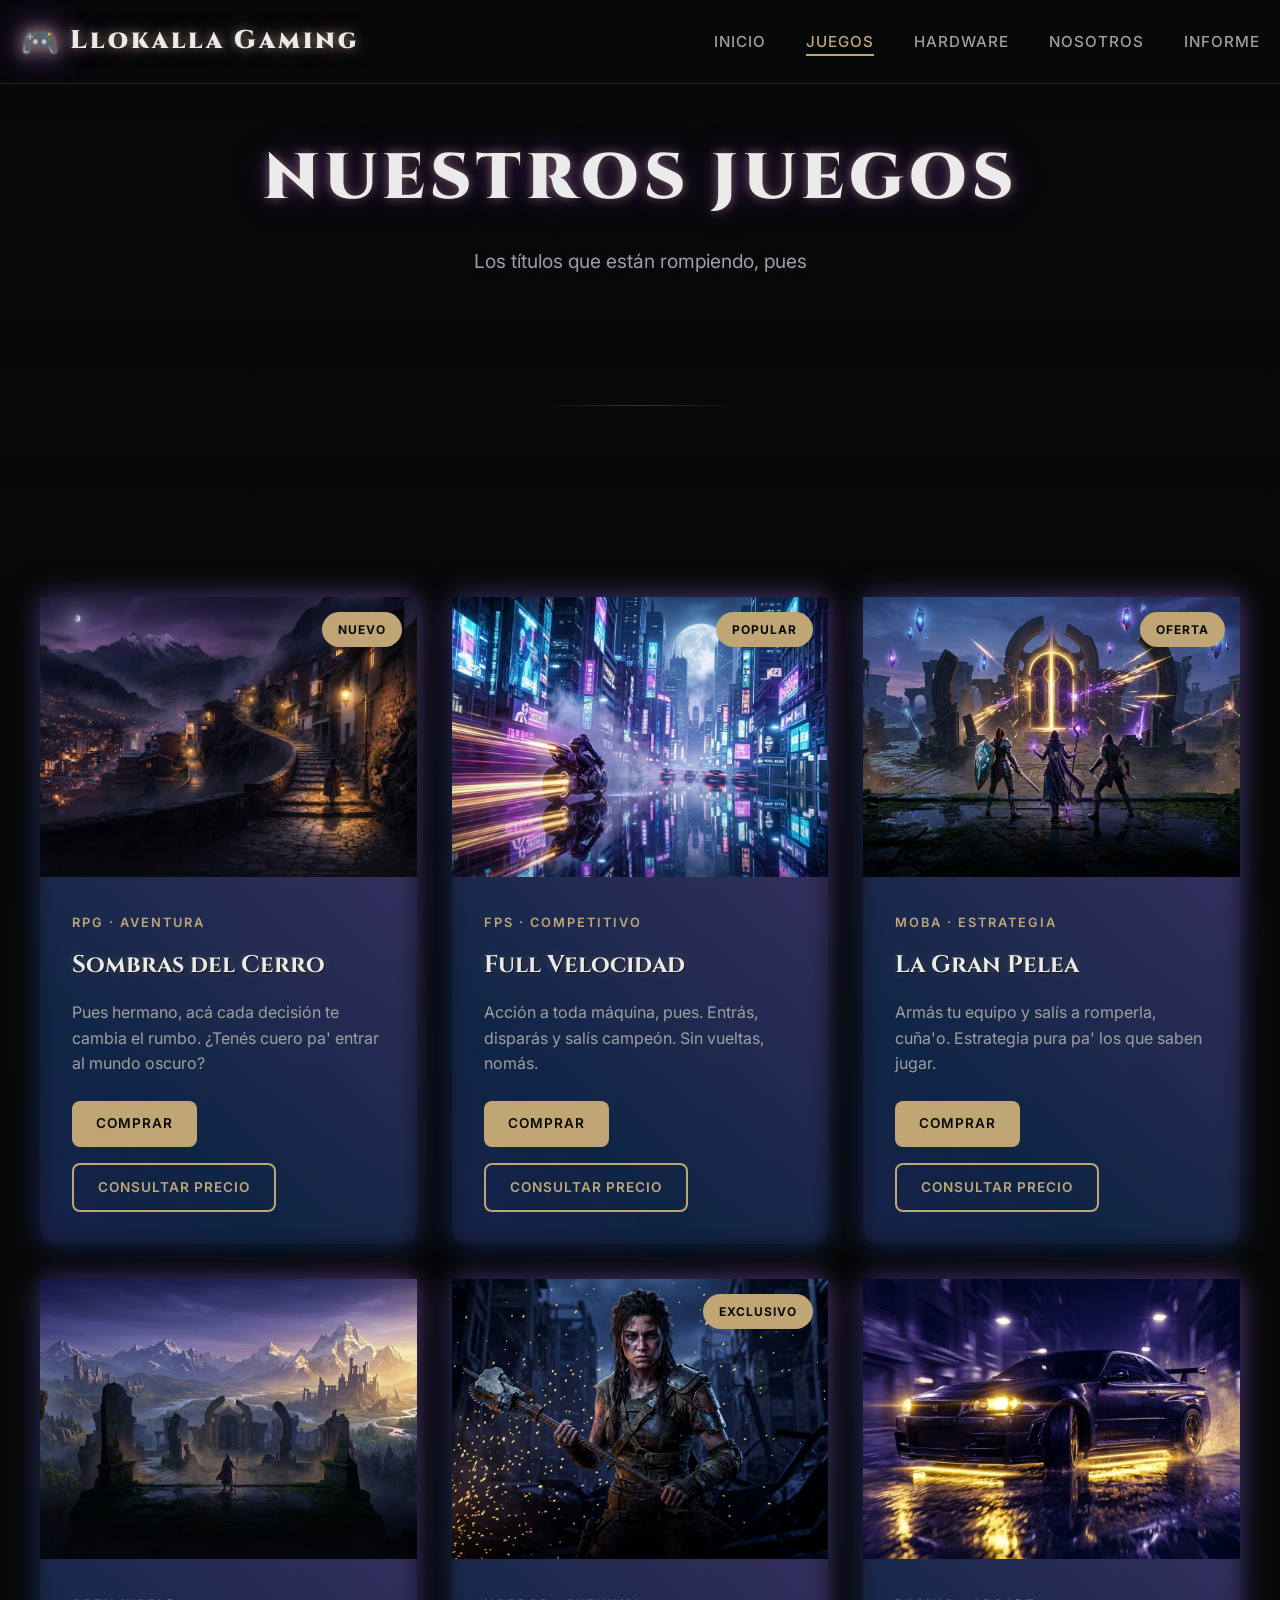
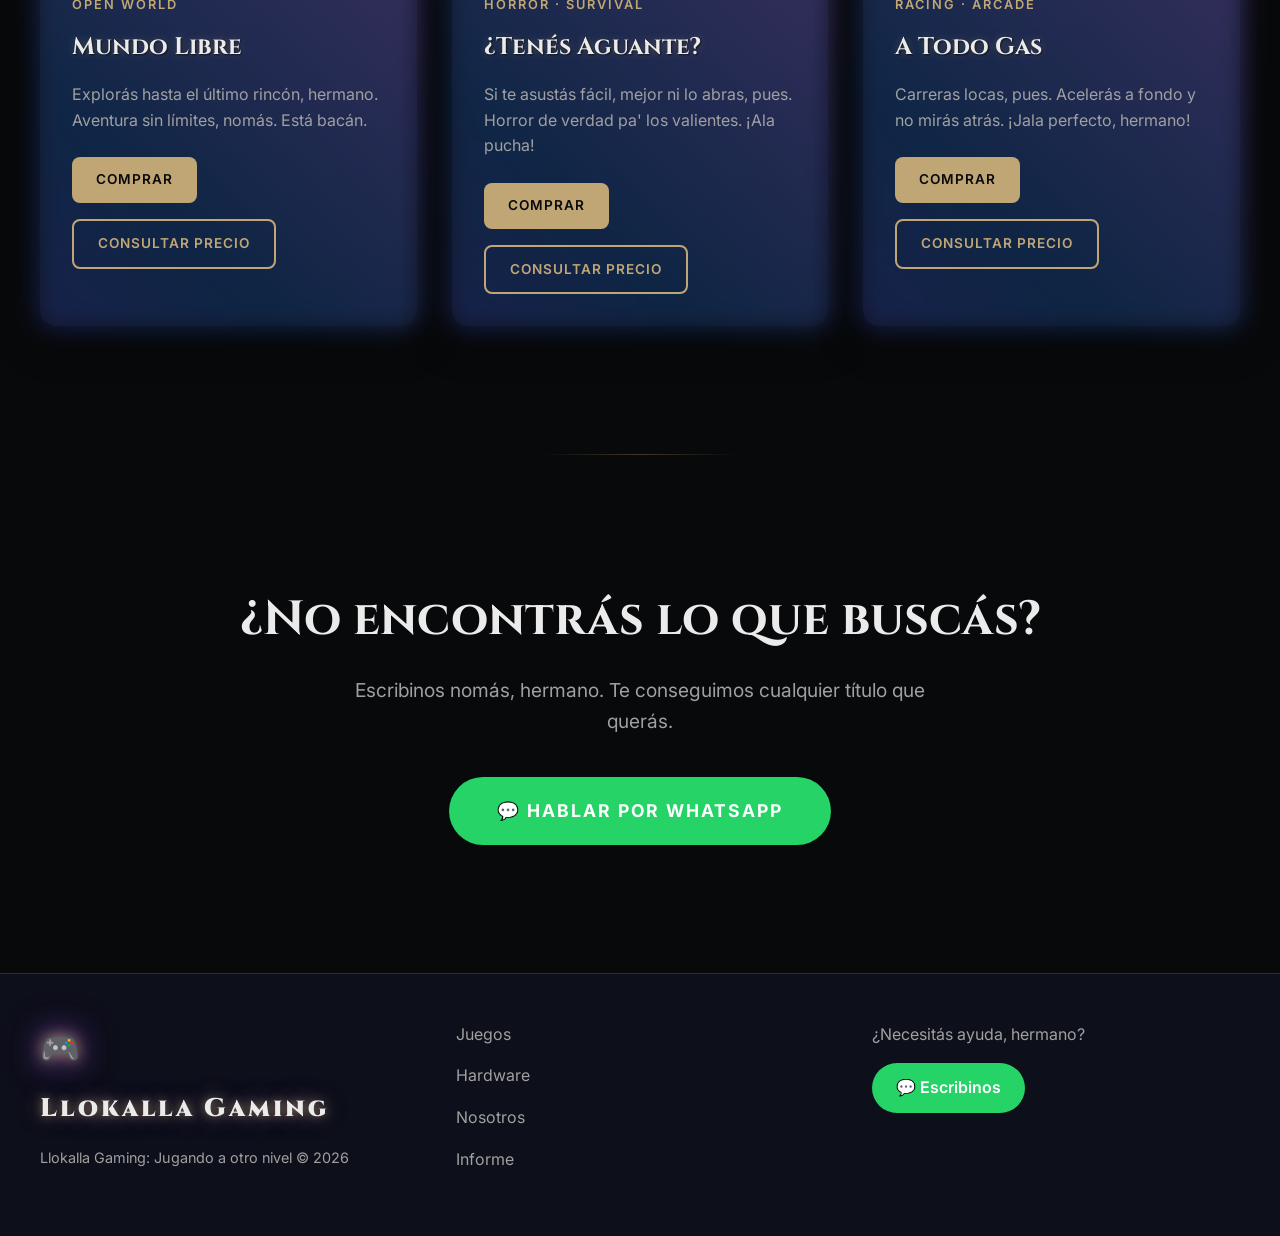
<file: juegos.html>
<!DOCTYPE html>
<html lang="es">
<head>
  <meta charset="UTF-8">
  <meta name="viewport" content="width=device-width, initial-scale=1.0">
  <meta name="description" content="Catálogo de juegos AAA - Llokalla Gaming Bolivia">
  <title>Juegos - Llokalla Gaming</title>
  <link rel="stylesheet" href="estilo.css">
  <link rel="preconnect" href="https://fonts.googleapis.com">
  <link rel="preconnect" href="https://fonts.gstatic.com" crossorigin>
  <link href="https://fonts.googleapis.com/css2?family=Cinzel:wght@400;700;900&family=Inter:wght@300;400;600;700&display=swap" rel="stylesheet">

  <!-- ✅ Estilos específicos para video de fondo en juegos.html -->
  <style>
    /* Video de fondo full screen */
    .hero-video {
      position: fixed !important;
      top: 0 !important;
      left: 0 !important;
      width: 100% !important;
      height: 100% !important;
      min-width: 100% !important;
      min-height: 100% !important;
      object-fit: cover !important;
      z-index: -2 !important;
    }

    /* Overlay oscuro MÁS SUAVE para que se note el video */
    body::before {
      content: '';
      position: fixed;
      top: 0;
      left: 0;
      width: 100%;
      height: 100%;
      background: linear-gradient(
        to bottom,
        rgba(8, 9, 10, 0.3) 0%,
        rgba(8, 9, 10, 0.5) 50%,
        rgba(8, 9, 10, 0.7) 100%
      );
      z-index: -1;
      pointer-events: none;
    }

    /* Quitar el fondo sólido del page-hero */
    .page-hero {
      background: transparent !important;
      padding: 10rem 0 4rem;
    }

    /* Quitar el fondo sólido de products-section */
    .products-section {
      background: transparent !important;
    }

    /* Quitar el fondo sólido del cta-final */
    .cta-final {
      background: transparent !important;
    }

    /* Tarjetas con fondo semi-transparente y blur */
    .product-card {
      background: linear-gradient(145deg, rgba(26, 26, 46, 0.85), rgba(15, 15, 26, 0.9)) !important;
      backdrop-filter: blur(10px);
      -webkit-backdrop-filter: blur(10px);
    }

    /* Navbar con fondo más sólido */
    .navbar {
      background: rgba(8, 9, 10, 0.85) !important;
    }
  </style>

</head>
<body>
  <!-- Video de fondo -->
  <video class="hero-video" autoplay muted loop playsinline>
    <source src="assets/video/gta-v-pause-theme.mp4" type="video/mp4">
  </video>

  <nav class="navbar">
    <div class="nav-container">
      <a href="index.html" class="logo">
        <span class="logo-icon">🎮</span>
        <span class="logo-text">Llokalla <span class="accent">Gaming</span></span>
      </a>
      
      <ul class="nav-menu">
        <li><a href="index.html" class="nav-link">Inicio</a></li>
        <li><a href="juegos.html" class="nav-link active">Juegos</a></li>
        <li><a href="hardware.html" class="nav-link">Hardware</a></li>
        <li><a href="nosotros.html" class="nav-link">Nosotros</a></li>
        <li><a href="informe.html" class="nav-link">Informe</a></li>
      </ul>

      <button class="nav-toggle" aria-label="Menú">
        <span></span>
        <span></span>
        <span></span>
      </button>
    </div>
  </nav>

  <section class="page-hero">
    <div class="container">
      <h1 class="page-title">NUESTROS JUEGOS</h1>
      <p class="page-subtitle">Los títulos que están rompiendo, pues</p>
    </div>
  </section>

  <section class="products-section">
    <div class="container">
      <div class="products-grid">
        
        <!-- JUEGO 1 - RPG con jerga boliviana -->
        <div class="product-card glow-card">
          <div class="product-image">
            <img src="assets/img/LaPazNocturna.jpg" alt="Sombras del Cerro ">
            
            <span class="product-badge">NUEVO</span>
          </div>
          <div class="product-content">
            <span class="product-category">RPG · AVENTURA</span>
            <h3 class="product-title">Sombras del Cerro</h3>
            <p class="product-description">Pues hermano, acá cada decisión te cambia el rumbo. ¿Tenés cuero pa' entrar al mundo oscuro?</p>
            <div class="product-actions">
              <a href="https://wa.me/59170000000?text=Hola!%20Quiero%20comprar%20Sombras%20del%20Cerro" class="btn-buy" target="_blank">
                COMPRAR
              </a>
              <a href="https://wa.me/59170000000?text=Hola!%20Cuanto%20cuesta%20Sombras%20del%20Cerro" class="btn-price" target="_blank">
                CONSULTAR PRECIO
              </a>
            </div>
          </div>
        </div>

        <!-- JUEGO 2 - FPS con jerga boliviana -->
        <div class="product-card glow-card">
          <div class="product-image">
            <img src="assets/img/FullVelocidad.jpg" alt="Full Velocidad">
            <span class="product-badge">POPULAR</span>
          </div>
          <div class="product-content">
            <span class="product-category">FPS · COMPETITIVO</span>
            <h3 class="product-title">Full Velocidad</h3>
            <p class="product-description">Acción a toda máquina, pues. Entrás, disparás y salís campeón. Sin vueltas, nomás.</p>
            <div class="product-actions">
              <a href="https://wa.me/59170000000?text=Hola!%20Quiero%20comprar%20Full%20Velocidad" class="btn-buy" target="_blank">
                COMPRAR
              </a>
              <a href="https://wa.me/59170000000?text=Hola!%20Cuanto%20cuesta%20Full%20Velocidad" class="btn-price" target="_blank">
                CONSULTAR PRECIO
              </a>
            </div>
          </div>
        </div>

        <!-- JUEGO 3 - MOBA con jerga boliviana -->
        <div class="product-card glow-card">
          <div class="product-image">
            <img src="assets/img/LaGranPelea.jpg" alt="La Gran Pelea">
            <span class="product-badge">OFERTA</span>
          </div>
          <div class="product-content">
            <span class="product-category">MOBA · ESTRATEGIA</span>
            <h3 class="product-title">La Gran Pelea</h3>
            <p class="product-description">Armás tu equipo y salís a romperla, cuña'o. Estrategia pura pa' los que saben jugar.</p>
            <div class="product-actions">
              <a href="https://wa.me/59170000000?text=Hola!%20Quiero%20comprar%20La%20Gran%20Pelea" class="btn-buy" target="_blank">
                COMPRAR
              </a>
              <a href="https://wa.me/59170000000?text=Hola!%20Cuanto%20cuesta%20La%20Gran%20Pelea" class="btn-price" target="_blank">
                CONSULTAR PRECIO
              </a>
            </div>
          </div>
        </div>

        <!-- JUEGO 4 - Open World con jerga boliviana -->
        <div class="product-card glow-card">
          <div class="product-image">
            <img src="assets/img/MundoLibre.jpg" alt="Mundo Libre">
          </div>
          <div class="product-content">
            <span class="product-category">OPEN WORLD</span>
            <h3 class="product-title">Mundo Libre</h3>
            <p class="product-description">Explorás hasta el último rincón, hermano. Aventura sin límites, nomás. Está bacán.</p>
            <div class="product-actions">
              <a href="https://wa.me/59170000000?text=Hola!%20Quiero%20comprar%20Mundo%20Libre" class="btn-buy" target="_blank">
                COMPRAR
              </a>
              <a href="https://wa.me/59170000000?text=Hola!%20Cuanto%20cuesta%20Mundo%20Libre" class="btn-price" target="_blank">
                CONSULTAR PRECIO
              </a>
            </div>
          </div>
        </div>

        <!-- JUEGO 5 - Horror con jerga boliviana -->
        <div class="product-card glow-card">
          <div class="product-image">
            <img src="assets/img/TenesAguante.jpg" alt="Tenés Aguante">
            <span class="product-badge">EXCLUSIVO</span>
          </div>
          <div class="product-content">
            <span class="product-category">HORROR · SURVIVAL</span>
            <h3 class="product-title">¿Tenés Aguante?</h3>
            <p class="product-description">Si te asustás fácil, mejor ni lo abras, pues. Horror de verdad pa' los valientes. ¡Ala pucha!</p>
            <div class="product-actions">
              <a href="https://wa.me/59170000000?text=Hola!%20Quiero%20comprar%20Tenés%20Aguante" class="btn-buy" target="_blank">
                COMPRAR
              </a>
              <a href="https://wa.me/59170000000?text=Hola!%20Cuanto%20cuesta%20Tenés%20Aguante" class="btn-price" target="_blank">
                CONSULTAR PRECIO
              </a>
            </div>
          </div>
        </div>

        <!-- JUEGO 6 - Racing con jerga boliviana -->
        <div class="product-card glow-card">
          <div class="product-image">
            <img src="assets/img/ATodoGas.jpg" alt="A Todo Gas">
          </div>
          <div class="product-content">
            <span class="product-category">RACING · ARCADE</span>
            <h3 class="product-title">A Todo Gas</h3>
            <p class="product-description">Carreras locas, pues. Acelerás a fondo y no mirás atrás. ¡Jala perfecto, hermano!</p>
            <div class="product-actions">
              <a href="https://wa.me/59170000000?text=Hola!%20Quiero%20comprar%20A%20Todo%20Gas" class="btn-buy" target="_blank">
                COMPRAR
              </a>
              <a href="https://wa.me/59170000000?text=Hola!%20Cuanto%20cuesta%20A%20Todo%20Gas" class="btn-price" target="_blank">
                CONSULTAR PRECIO
              </a>
            </div>
          </div>
        </div>

      </div>
    </div>
  </section>

  <section class="cta-final">
    <div class="container">
      <h2>¿No encontrás lo que buscás?</h2>
      <p>Escribinos nomás, hermano. Te conseguimos cualquier título que querás.</p>
      <a href="https://wa.me/59170000000?text=Hola!%20Busco%20un%20juego%20especial" class="btn-whatsapp-large" target="_blank">
        💬 HABLAR POR WHATSAPP
      </a>
    </div>
  </section>

  <footer class="footer">
    <div class="container">
      <div class="footer-content">
        <div class="footer-brand">
          <span class="logo-icon">🎮</span>
          <span class="logo-text">Llokalla <span class="accent">Gaming</span></span>
          <p>Llokalla Gaming: Jugando a otro nivel © 2026</p>
        </div>
        
        <div class="footer-links">
          <a href="juegos.html">Juegos</a>
          <a href="hardware.html">Hardware</a>
          <a href="nosotros.html">Nosotros</a>
          <a href="informe.html">Informe</a>
        </div>

        <div class="footer-contact">
          <p>¿Necesitás ayuda, hermano?</p>
          <a href="https://wa.me/59170000000" class="btn-whatsapp" target="_blank">
            💬 Escribinos
          </a>
        </div>
      </div>
    </div>
  </footer>

  <script src="script.js"></script>
</body>
</html>
</file>
<file: estilo.css>
/* ============================================
   LLOKALLA GAMING - ESTILOS GLOBALES
   Paleta: Oscuro azul-morado con acentos dorados
   ============================================ */

/* Variables de diseño */
:root {
  --bg-primary: #08090A;
  --bg-secondary: #0d0f1a;
  --bg-tertiary: #12152a;
  --card-bg-start: #1a1a2e;
  --card-bg-end: #0f0f1a;
  --text-primary: #EBEBEB;
  --text-secondary: #A0A0A0;
  --accent-gold: #C1A675;
  --accent-gold-light: #D4B895;
  --accent-gold-dark: #A68B5B;
  --glass-bg: rgba(13, 15, 26, 0.7);
  --glass-border: rgba(193, 166, 117, 0.2);
  --transition: 0.3s ease;
  --shadow: 0 10px 40px rgba(0, 0, 0, 0.5);
}

/* ============================================
   ANIMACIÓN DE ENTRADA PARA TEXTOS
   ============================================ */
@keyframes fadeInUp {
  from {
    opacity: 0;
    transform: translateY(20px);
  }
  to {
    opacity: 1;
    transform: translateY(0);
  }
}

/* ============================================
   ANIMACIÓN MEJORADA DEL LOGO
   ============================================ */
@keyframes logoGlow {
  0%, 100% {
    text-shadow:
      0 0 15px rgba(193, 166, 117, 0.8),
      0 0 30px rgba(168, 85, 247, 0.6),
      0 0 45px rgba(168, 85, 247, 0.4);
    transform: scale(1);
  }
  50% {
    text-shadow:
      0 0 20px rgba(193, 166, 117, 1),
      0 0 40px rgba(168, 85, 247, 0.8),
      0 0 60px rgba(168, 85, 247, 0.6);
    transform: scale(1.05);
  }
}

/* Reset */
* {
  margin: 0;
  padding: 0;
  box-sizing: border-box;
}

html {
  scroll-behavior: smooth;
}

body {
  font-family: 'Inter', sans-serif;
  background-color: var(--bg-primary);
  color: var(--text-primary);
  line-height: 1.6;
  overflow-x: hidden;
}

.container {
  max-width: 1400px;
  margin: 0 auto;
  padding: 0 40px;
}

/* ============================================
   NAVBAR - Glassmorphism
   ============================================ */
.navbar {
  position: fixed;
  top: 0;
  left: 0;
  right: 0;
  z-index: 1000;
  background: var(--glass-bg);
  backdrop-filter: blur(20px);
  -webkit-backdrop-filter: blur(20px);
  border-bottom: 1px solid var(--glass-border);
  transition: var(--transition);
}

.nav-container {
  max-width: 1400px;
  margin: 0 auto;
  padding: 1rem 20px;
  display: flex;
  justify-content: space-between;
  align-items: center;
}

.logo {
  display: flex;
  align-items: center;
  gap: 10px;
  text-decoration: none;
  color: var(--text-primary);
}

/* ✅ LOGO ICON - MÁS GRANDE Y BRILLANTE */
.logo-icon {
  font-size: 2rem;
  color: var(--accent-gold);
  text-shadow:
    0 0 15px rgba(193, 166, 117, 0.8),
    0 0 30px rgba(168, 85, 247, 0.6),
    0 0 45px rgba(168, 85, 247, 0.4);
  animation: logoGlow 2.5s ease-in-out infinite;
}

/* ✅ LOGO TEXT - MÁS RICO Y BRILLANTE */
.logo-text {
  font-family: 'Cinzel', serif;
  font-size: 1.6rem;
  font-weight: 900;
  letter-spacing: 3px;
  text-shadow:
    0 0 10px rgba(193, 166, 117, 0.6),
    0 0 20px rgba(193, 166, 117, 0.4),
    0 0 30px rgba(168, 85, 247, 0.3);
}

.nav-menu {
  display: flex;
  list-style: none;
  gap: 2.5rem;
}

.nav-link {
  text-decoration: none;
  color: var(--text-secondary);
  font-weight: 500;
  font-size: 0.95rem;
  text-transform: uppercase;
  letter-spacing: 1px;
  transition: var(--transition);
  position: relative;
}

.nav-link::after {
  content: '';
  position: absolute;
  bottom: -5px;
  left: 0;
  width: 0;
  height: 2px;
  background: var(--accent-gold);
  transition: var(--transition);
}

.nav-link:hover,
.nav-link.active {
  color: var(--accent-gold);
}

.nav-link:hover::after,
.nav-link.active::after {
  width: 100%;
}

.nav-toggle {
  display: none;
  flex-direction: column;
  gap: 5px;
  background: none;
  border: none;
  cursor: pointer;
}

.nav-toggle span {
  width: 25px;
  height: 2px;
  background: var(--text-primary);
  transition: var(--transition);
}

/* ============================================
   HERO SECTION - Video Background
   ============================================ */
.hero {
  position: relative;
  height: 100vh;
  display: flex;
  align-items: center;
  justify-content: center;
  overflow: hidden;
}

.hero-video {
  position: absolute;
  top: 0;
  left: 0;
  width: 100%;
  height: 100%;
  object-fit: cover;
  z-index: 0;
  /* ✅ VIDEO MÁS CLARO - brightness 0.45 (antes 0.25) */
  filter: brightness(0.45) contrast(1.05) saturate(1.1);
  transform: scale(1.02);
  transition: filter 0.6s ease;
}

/* ✅ OVERLAY MÁS LIGERO - Opacidades reducidas */
.hero-overlay {
  position: absolute;
  inset: 0;
  background:
    radial-gradient(ellipse at 50% 50%, rgba(15, 15, 30, 0.2) 0%, rgba(10, 10, 20, 0.4) 100%),
    linear-gradient(
      to bottom,
      rgba(8, 9, 10, 0.25) 0%,
      rgba(8, 9, 10, 0.5) 100%
    );
  z-index: 1;
}

.hero-content {
  position: relative;
  z-index: 2;
  text-align: center;
  padding: 0 40px;
}

.hero-title {
  font-family: 'Cinzel', serif;
  font-size: clamp(3rem, 8vw, 6rem);
  font-weight: 900;
  color: var(--text-primary);
  text-transform: uppercase;
  letter-spacing: 5px;
  margin-bottom: 1.5rem;
  text-shadow: 
    0 0 20px rgba(193, 166, 117, 0.5),
    0 0 40px rgba(168, 85, 247, 0.3),
    0 0 60px rgba(168, 85, 247, 0.2),
    0 0 30px rgba(193, 166, 117, 0.3),
    2px 2px 4px rgba(0, 0, 0, 0.9);
  opacity: 0;
  animation: fadeInUp 0.8s ease-out 0.3s forwards;
}

.hero-subtitle {
  font-size: clamp(1rem, 2vw, 1.5rem);
  color: var(--text-secondary);
  margin-bottom: 3rem;
  max-width: 600px;
  margin-left: auto;
  margin-right: auto;
  text-shadow: 
    0 0 8px rgba(168, 85, 247, 0.2),
    1px 1px 2px rgba(0, 0, 0, 0.8);
  opacity: 0;
  animation: fadeInUp 0.8s ease-out 0.5s forwards;
}

.scroll-indicator {
  position: absolute;
  bottom: 30px;
  left: 50%;
  transform: translateX(-50%);
  z-index: 2;
  display: flex;
  flex-direction: column;
  align-items: center;
  gap: 10px;
  color: var(--text-secondary);
  font-size: 0.75rem;
  letter-spacing: 2px;
}

.scroll-line {
  width: 1px;
  height: 40px;
  background: linear-gradient(to bottom, var(--accent-gold), transparent);
  animation: scrollPulse 2s ease-in-out infinite;
}

@keyframes scrollPulse {
  0%, 100% { opacity: 0.3; transform: scaleY(0.5); }
  50% { opacity: 1; transform: scaleY(1); }
}

/* ============================================
   BOTONES - Premium Effects
   ============================================ */
.btn-primary {
  display: inline-block;
  padding: 1rem 3rem;
  background: linear-gradient(135deg, var(--accent-gold), var(--accent-gold-dark));
  color: var(--bg-primary);
  text-decoration: none;
  font-weight: 700;
  font-size: 1rem;
  text-transform: uppercase;
  letter-spacing: 2px;
  border-radius: 50px;
  transition: var(--transition);
  position: relative;
  overflow: hidden;
}

.btn-primary::before {
  content: '';
  position: absolute;
  top: 50%;
  left: 50%;
  width: 0;
  height: 0;
  border-radius: 50%;
  background: rgba(255, 255, 255, 0.3);
  transform: translate(-50%, -50%);
  transition: width 0.6s, height 0.6s;
}

.btn-primary:hover::before {
  width: 300px;
  height: 300px;
}

.btn-glow:hover {
  box-shadow: 
    0 0 20px rgba(193, 166, 117, 0.6),
    0 0 40px rgba(193, 166, 117, 0.4),
    0 0 60px rgba(193, 166, 117, 0.2);
  transform: translateY(-3px);
}

.btn-buy,
.btn-price {
  display: inline-block;
  padding: 0.75rem 1.5rem;
  text-decoration: none;
  font-weight: 600;
  font-size: 0.85rem;
  text-transform: uppercase;
  letter-spacing: 1px;
  border-radius: 8px;
  transition: var(--transition);
  text-align: center;
}

.btn-buy {
  background: var(--accent-gold);
  color: var(--bg-primary);
}

.btn-buy:hover {
  background: var(--accent-gold-light);
  box-shadow: 0 0 20px rgba(193, 166, 117, 0.5);
  transform: translateY(-2px);
}

.btn-price {
  background: transparent;
  color: var(--accent-gold);
  border: 2px solid var(--accent-gold);
}

.btn-price:hover {
  background: var(--accent-gold);
  color: var(--bg-primary);
  transform: translateY(-2px);
}

.btn-whatsapp {
  display: inline-block;
  padding: 0.75rem 1.5rem;
  background: #25D366;
  color: white;
  text-decoration: none;
  font-weight: 600;
  border-radius: 50px;
  transition: var(--transition);
}

.btn-whatsapp:hover {
  background: #20BA5A;
  box-shadow: 0 0 20px rgba(37, 211, 102, 0.5);
  transform: translateY(-2px);
}

.btn-whatsapp-large {
  display: inline-block;
  padding: 1.25rem 3rem;
  background: #25D366;
  color: white;
  text-decoration: none;
  font-weight: 700;
  font-size: 1.1rem;
  text-transform: uppercase;
  letter-spacing: 2px;
  border-radius: 50px;
  transition: var(--transition);
}

.btn-whatsapp-large:hover {
  background: #20BA5A;
  box-shadow: 
    0 0 20px rgba(37, 211, 102, 0.6),
    0 0 40px rgba(37, 211, 102, 0.4);
  transform: translateY(-3px);
}

/* ============================================
   SECCIONES GENERALES
   ============================================ */
section {
  padding: 8rem 0 !important;
  position: relative;
}

section + section::before {
  content: '';
  position: absolute;
  top: 0;
  left: 50%;
  transform: translateX(-50%);
  width: 200px;
  height: 1px;
  background: linear-gradient(90deg, transparent, rgba(193, 166, 117, 0.3), transparent);
}

.section-title {
  font-family: 'Cinzel', serif;
  font-size: clamp(2rem, 5vw, 3.5rem);
  font-weight: 700;
  text-align: center;
  color: var(--text-primary);
  margin-bottom: 3rem;
  text-transform: uppercase;
  letter-spacing: 3px;
  text-shadow: 
    0 0 10px rgba(193, 166, 117, 0.4),
    0 0 20px rgba(168, 85, 247, 0.3),
    0 0 40px rgba(168, 85, 247, 0.2),
    2px 2px 4px rgba(0, 0, 0, 0.8);
  position: relative;
  opacity: 0;
  animation: fadeInUp 0.8s ease-out forwards;
}

.section-title::after {
  content: '';
  display: block;
  width: 80px;
  height: 2px;
  background: linear-gradient(90deg, transparent, var(--accent-gold), transparent);
  margin: 1.5rem auto 0;
  box-shadow: 0 0 10px rgba(193, 166, 117, 0.5);
}

.section-title:hover {
  text-shadow: 
    0 0 15px rgba(193, 166, 117, 0.6),
    0 0 30px rgba(168, 85, 247, 0.4),
    0 0 60px rgba(168, 85, 247, 0.3),
    2px 2px 4px rgba(0, 0, 0, 0.8);
  transition: text-shadow 0.4s ease;
}

.section-title-left {
  font-family: 'Cinzel', serif;
  font-size: clamp(1.8rem, 4vw, 2.5rem);
  font-weight: 700;
  color: var(--text-primary);
  margin-bottom: 1.5rem;
  text-transform: uppercase;
  letter-spacing: 2px;
  opacity: 0;
  animation: fadeInUp 0.8s ease-out forwards;
}

/* ============================================
   CATEGORÍAS - Página Principal
   SIN Bordes · Fondo azul-morado oscuro
   ============================================ */
.categories {
  background: var(--bg-secondary);
}

.category-grid {
  display: grid;
  grid-template-columns: repeat(auto-fit, minmax(300px, 1fr));
  gap: 35px;
  margin-top: 4rem;
}

.category-card {
  background: linear-gradient(145deg, var(--card-bg-start), var(--card-bg-end));
  border-radius: 16px;
  padding: 3rem 2rem;
  text-align: center;
  text-decoration: none;
  color: var(--text-primary);
  transition: all 0.35s cubic-bezier(0.4, 0, 0.2, 1);
  position: relative;
  overflow: hidden;
  box-shadow: 
    0 10px 40px rgba(0, 0, 0, 0.5),
    0 0 30px rgba(168, 85, 247, 0.08);
}

.category-card::before {
  content: '';
  position: absolute;
  top: 0;
  left: 0;
  width: 100%;
  height: 100%;
  background: linear-gradient(135deg, rgba(83, 52, 131, 0.15), transparent);
  opacity: 0;
  transition: var(--transition);
}

.category-card:hover {
  transform: translateY(-10px);
  box-shadow: 
    0 25px 70px rgba(0, 0, 0, 0.6),
    0 0 50px rgba(168, 85, 247, 0.15),
    0 0 80px rgba(193, 166, 117, 0.1);
}

.category-card:hover::before {
  opacity: 1;
}

.category-icon {
  font-size: 4rem;
  margin-bottom: 1.5rem;
}

.category-card h3 {
  font-family: 'Cinzel', serif;
  font-size: 1.8rem;
  margin-bottom: 1rem;
  color: var(--accent-gold);
  text-shadow: 
    0 0 8px rgba(193, 166, 117, 0.3),
    1px 1px 2px rgba(0, 0, 0, 0.8);
  opacity: 0;
  animation: fadeInUp 0.8s ease-out 0.2s forwards;
}

.category-card p {
  color: var(--text-secondary);
  margin-bottom: 1.5rem;
  opacity: 0;
  animation: fadeInUp 0.8s ease-out 0.35s forwards;
}

.category-cta {
  color: var(--accent-gold);
  font-weight: 600;
  text-transform: uppercase;
  letter-spacing: 1px;
  font-size: 0.9rem;
  opacity: 0;
  animation: fadeInUp 0.8s ease-out 0.5s forwards;
}

/* ============================================
   PAGE HERO - Páginas Internas
   ============================================ */
.page-hero {
  background: linear-gradient(135deg, var(--bg-secondary), var(--bg-tertiary));
  padding: 10rem 0 4rem;
  text-align: center;
}

.page-title {
  font-family: 'Cinzel', serif;
  font-size: clamp(2.5rem, 6vw, 4rem);
  font-weight: 900;
  color: var(--text-primary);
  text-transform: uppercase;
  letter-spacing: 5px;
  margin-bottom: 1rem;
  text-shadow: 
    0 0 10px rgba(193, 166, 117, 0.5),
    0 0 20px rgba(168, 85, 247, 0.3),
    0 0 40px rgba(168, 85, 247, 0.2),
    2px 2px 4px rgba(0, 0, 0, 0.8);
  opacity: 0;
  animation: fadeInUp 0.8s ease-out forwards;
}

.page-subtitle {
  font-size: 1.2rem;
  color: var(--text-secondary);
  text-shadow: 
    0 0 8px rgba(168, 85, 247, 0.2),
    1px 1px 2px rgba(0, 0, 0, 0.8);
  opacity: 0;
  animation: fadeInUp 0.8s ease-out 0.2s forwards;
}

/* ============================================
   PRODUCTOS - Tarjetas Interactivas
   SIN Bordes · Fondo azul-morado oscuro
   ============================================ */
.products-section {
  background: var(--bg-primary);
}

.products-grid {
  display: grid;
  grid-template-columns: repeat(auto-fill, minmax(320px, 1fr));
  gap: 35px;
  margin-top: 4rem;
}

.product-card {
  background: linear-gradient(145deg, var(--card-bg-start), var(--card-bg-end));
  border-radius: 16px;
  overflow: hidden;
  transition: all 0.35s cubic-bezier(0.4, 0, 0.2, 1);
  position: relative;
  box-shadow: 
    0 10px 40px rgba(0, 0, 0, 0.5),
    0 0 30px rgba(168, 85, 247, 0.08);
}

.product-card:hover {
  transform: translateY(-10px);
  box-shadow: 
    0 25px 70px rgba(0, 0, 0, 0.6),
    0 0 50px rgba(168, 85, 247, 0.15),
    0 0 80px rgba(193, 166, 117, 0.1);
}

.product-image {
  position: relative;
  width: 100%;
  height: 280px;
  overflow: hidden;
}

.product-image img {
  width: 100%;
  height: 100%;
  object-fit: cover;
  transition: transform 0.6s cubic-bezier(0.4, 0, 0.2, 1);
}

.product-card:hover .product-image img {
  transform: scale(1.1);
}

.product-badge {
  position: absolute;
  top: 15px;
  right: 15px;
  background: var(--accent-gold);
  color: var(--bg-primary);
  padding: 0.5rem 1rem;
  border-radius: 50px;
  font-size: 0.75rem;
  font-weight: 700;
  text-transform: uppercase;
  letter-spacing: 1px;
}

.product-content {
  padding: 2rem;
}

.product-category {
  display: inline-block;
  color: var(--accent-gold);
  font-size: 0.8rem;
  font-weight: 600;
  text-transform: uppercase;
  letter-spacing: 2px;
  margin-bottom: 0.75rem;
  opacity: 0;
  animation: fadeInUp 0.8s ease-out 0.15s forwards;
}

.product-title {
  font-family: 'Cinzel', serif;
  font-size: 1.5rem;
  color: var(--text-primary);
  margin-bottom: 1rem;
  text-shadow: 
    0 0 8px rgba(193, 166, 117, 0.3),
    1px 1px 2px rgba(0, 0, 0, 0.8);
  opacity: 0;
  animation: fadeInUp 0.8s ease-out 0.25s forwards;
}

.product-description {
  color: var(--text-secondary);
  margin-bottom: 1.5rem;
  line-height: 1.6;
  opacity: 0;
  animation: fadeInUp 0.8s ease-out 0.4s forwards;
}

.product-actions {
  display: flex;
  gap: 1rem;
  flex-wrap: wrap;
  opacity: 0;
  animation: fadeInUp 0.8s ease-out 0.55s forwards;
}

/* ============================================
   CTA FINAL - WhatsApp
   ============================================ */
.cta-final {
  background: linear-gradient(135deg, var(--bg-secondary), var(--bg-tertiary));
  text-align: center;
  padding: 6rem 0;
}

.cta-final h2 {
  font-family: 'Cinzel', serif;
  font-size: clamp(2rem, 5vw, 3rem);
  color: var(--text-primary);
  margin-bottom: 1rem;
  opacity: 0;
  animation: fadeInUp 0.8s ease-out forwards;
}

.cta-final p {
  color: var(--text-secondary);
  font-size: 1.2rem;
  margin-bottom: 2.5rem;
  max-width: 600px;
  margin-left: auto;
  margin-right: auto;
  opacity: 0;
  animation: fadeInUp 0.8s ease-out 0.2s forwards;
}

/* ============================================
   ABOUT SECTION - Página Nosotros
   ============================================ */
.about-section {
  background: var(--bg-primary);
}

.about-content {
  display: grid;
  grid-template-columns: 1fr 1fr;
  gap: 4rem;
  align-items: center;
}

.about-description {
  color: var(--text-secondary);
  font-size: 1.1rem;
  line-height: 1.8;
  margin-bottom: 1.5rem;
  opacity: 0;
  animation: fadeInUp 0.8s ease-out 0.3s forwards;
}

.about-image img {
  width: 100%;
  border-radius: 16px;
  box-shadow: var(--shadow);
}

/* ============================================
   VALUES SECTION
   ============================================ */
.values-section {
  background: var(--bg-secondary);
}

.values-grid {
  display: grid;
  grid-template-columns: repeat(auto-fit, minmax(250px, 1fr));
  gap: 30px;
  margin-top: 3rem;
}

.value-card {
  background: linear-gradient(145deg, var(--card-bg-start), var(--card-bg-end));
  border-radius: 16px;
  padding: 2.5rem;
  text-align: center;
  transition: all 0.35s cubic-bezier(0.4, 0, 0.2, 1);
  box-shadow: 
    0 10px 40px rgba(0, 0, 0, 0.5),
    0 0 30px rgba(168, 85, 247, 0.08);
}

.value-card:hover {
  transform: translateY(-5px);
  box-shadow: 
    0 25px 70px rgba(0, 0, 0, 0.6),
    0 0 50px rgba(168, 85, 247, 0.15),
    0 0 80px rgba(193, 166, 117, 0.1);
}

.value-icon {
  font-size: 3rem;
  margin-bottom: 1.5rem;
}

.value-card h3 {
  font-family: 'Cinzel', serif;
  font-size: 1.3rem;
  color: var(--accent-gold);
  margin-bottom: 1rem;
  text-shadow: 
    0 0 8px rgba(193, 166, 117, 0.3),
    1px 1px 2px rgba(0, 0, 0, 0.8);
  opacity: 0;
  animation: fadeInUp 0.8s ease-out 0.2s forwards;
}

.value-card p {
  color: var(--text-secondary);
  line-height: 1.6;
  opacity: 0;
  animation: fadeInUp 0.8s ease-out 0.35s forwards;
}

/* ============================================
   STATS SECTION
   ============================================ */
.stats-section {
  background: var(--bg-primary);
}

.stats-grid {
  display: grid;
  grid-template-columns: repeat(auto-fit, minmax(200px, 1fr));
  gap: 2rem;
}

.stat-card {
  text-align: center;
  padding: 2rem;
}

.stat-number {
  font-family: 'Cinzel', serif;
  font-size: 3.5rem;
  font-weight: 900;
  color: var(--accent-gold);
  margin-bottom: 0.5rem;
  opacity: 0;
  animation: fadeInUp 0.8s ease-out 0.2s forwards;
}

.stat-label {
  color: var(--text-secondary);
  font-size: 1rem;
  text-transform: uppercase;
  letter-spacing: 2px;
  opacity: 0;
  animation: fadeInUp 0.8s ease-out 0.35s forwards;
}

/* ============================================
   FOOTER
   ============================================ */
.footer {
  background: var(--bg-secondary);
  padding: 3rem 0 2rem;
  border-top: 1px solid var(--glass-border);
}

.footer-content {
  display: grid;
  grid-template-columns: repeat(auto-fit, minmax(250px, 1fr));
  gap: 3rem;
  margin-bottom: 2rem;
}

.footer-brand {
  display: flex;
  flex-direction: column;
  gap: 1rem;
}

.footer-brand p {
  color: var(--text-secondary);
  font-size: 0.9rem;
}

.footer-links {
  display: flex;
  flex-direction: column;
  gap: 1rem;
}

.footer-links a {
  color: var(--text-secondary);
  text-decoration: none;
  transition: var(--transition);
}

.footer-links a:hover {
  color: var(--accent-gold);
}

.footer-contact p {
  color: var(--text-secondary);
  margin-bottom: 1rem;
}

/* ============================================
   EFECTO BORDE DEGRADADO ANIMADO (GLOW CARD)
   Colores OSCUROS azul-morado (no claros)
   ============================================ */
.glow-card {
  position: relative;
  isolation: isolate;
  overflow: visible !important;
}

/* Para .product-card (usa ::before) */
.product-card.glow-card::before {
  content: '';
  position: absolute;
  inset: -4px;
  border-radius: 20px;
  background: linear-gradient(
    45deg,
    #1a1040 0%,
    #352079 25%,
    #0f3460 50%,
    #6c4b9c 75%,
    #2b417c 100%
  );
  background-size: 300% 300%;
  animation: glowShift 4s ease-in-out infinite;
  z-index: -1;
  filter: blur(12px);
  opacity: 0.6;
  pointer-events: none;
}

/* Para .category-card (usa ::after para no interferir con su ::before original) */
.category-card.glow-card::after {
  content: '';
  position: absolute;
  inset: -4px;
  border-radius: 20px;
  background: linear-gradient(
    45deg,
    #1a1040 0%,
    #352079 25%,
    #0f3460 50%,
    #6c4b9c 75%,
    #2b417c 100%
  );
  background-size: 300% 300%;
  animation: glowShift 4s ease-in-out infinite;
  z-index: -1;
  filter: blur(12px);
  opacity: 0.6;
  pointer-events: none;
}

@keyframes glowShift {
  0%, 100% { 
    background-position: 0% 50%;
    filter: blur(12px) hue-rotate(0deg);
    opacity: 0.6;
  }
  50% { 
    background-position: 100% 50%;
    filter: blur(16px) hue-rotate(15deg);
    opacity: 0.8;
  }
}

/* Intensificar glow en hover */
.product-card.glow-card:hover::before,
.category-card.glow-card:hover::after {
  filter: blur(18px) hue-rotate(20deg);
  opacity: 0.9;
  inset: -6px;
  animation-duration: 2s;
}

/* ============================================
   TRANSICIONES GLOBALES FLUIDAS
   ============================================ */
a, button, .product-card, .category-card, .value-card {
  transition: all 0.35s cubic-bezier(0.4, 0, 0.2, 1);
}

img {
  transition: transform 0.6s cubic-bezier(0.4, 0, 0.2, 1);
}

/* ============================================
   RESPONSIVE DESIGN
   ============================================ */
@media (max-width: 968px) {
  .nav-menu {
    position: fixed;
    top: 70px;
    left: 0;
    right: 0;
    background: var(--glass-bg);
    backdrop-filter: blur(20px);
    flex-direction: column;
    padding: 2rem;
    gap: 1.5rem;
    transform: translateY(-150%);
    transition: var(--transition);
    border-bottom: 1px solid var(--glass-border);
  }

  .nav-menu.active {
    transform: translateY(0);
  }

  .nav-toggle {
    display: flex;
  }

  .about-content {
    grid-template-columns: 1fr;
  }

  .products-grid,
  .category-grid {
    gap: 25px !important;
  }

  section {
    padding: 5rem 0 !important;
  }

  .container {
    padding: 0 24px;
  }
}

@media (max-width: 640px) {
  .hero-title {
    letter-spacing: 2px;
  }

  .btn-primary {
    padding: 0.875rem 2rem;
    font-size: 0.9rem;
  }

  .products-grid,
  .category-grid {
    grid-template-columns: 1fr;
    gap: 20px !important;
  }

  .product-actions {
    flex-direction: column;
  }

  .btn-buy,
  .btn-price {
    width: 100%;
  }

  section {
    padding: 4rem 0 !important;
  }

  .container {
    padding: 0 20px;
  }

  .hero-content {
    padding: 0 20px;
  }
}
</file>
